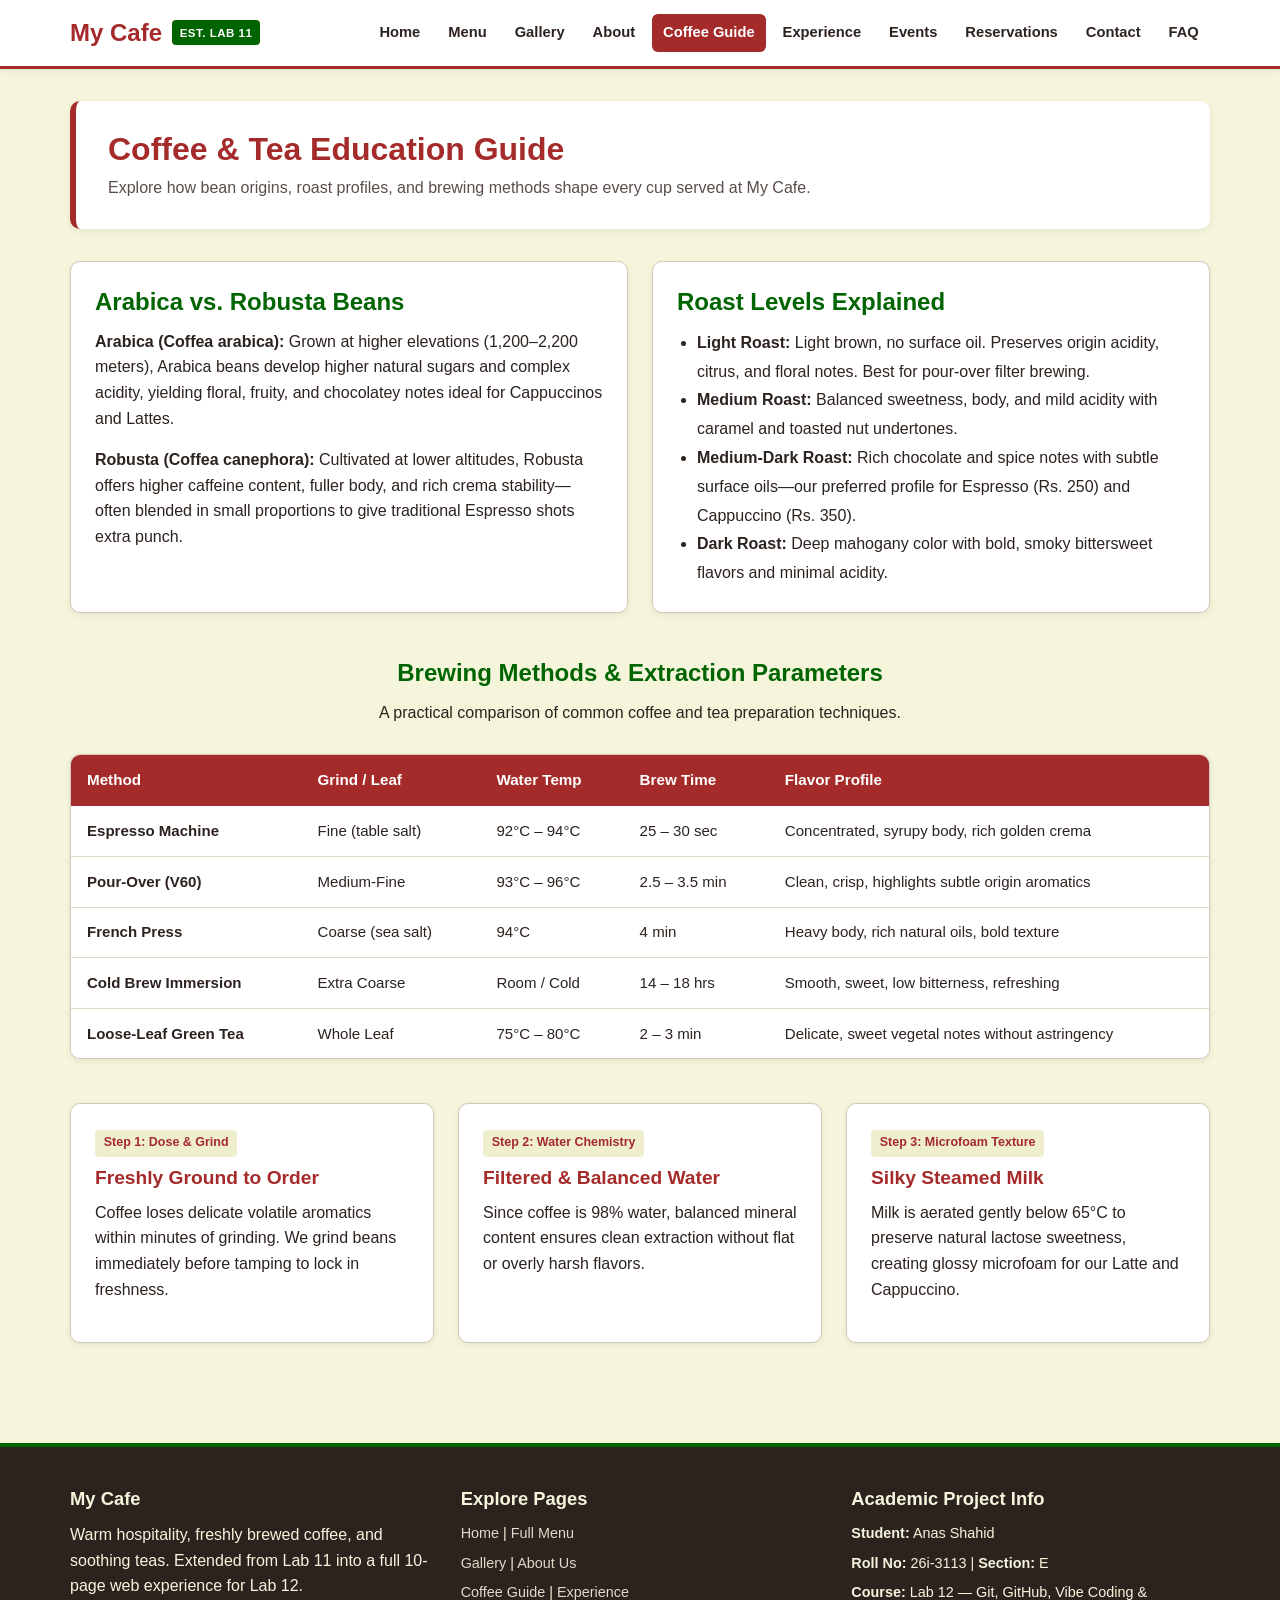
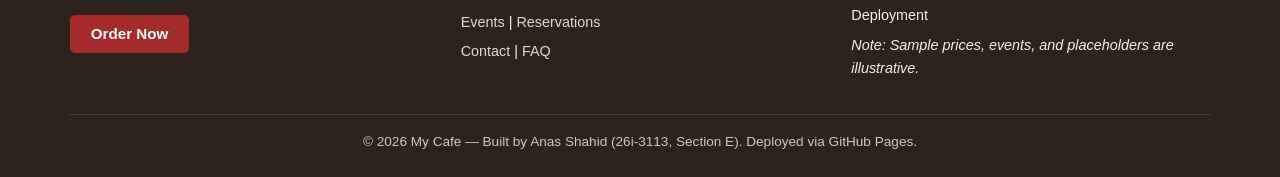
<file: coffee.html>
<!DOCTYPE html>
<html lang="en">
<head>
    <meta charset="UTF-8">
    <meta name="viewport" content="width=device-width, initial-scale=1.0">
    <title>Coffee & Tea Education | My Cafe</title>
    <link rel="stylesheet" href="style.css">
</head>
<body>

<header class="site-header">
    <div class="header-inner">
        <a href="index.html" class="brand-logo">
            My Cafe <span class="badge">Est. Lab 11</span>
        </a>
        <button class="nav-toggle" id="navToggle" aria-expanded="false" aria-controls="mainNav" aria-label="Toggle Navigation">
            Menu &#9776;
        </button>
        <nav class="main-nav" id="mainNav" aria-label="Primary Navigation">
            <ul>
                <li><a href="index.html">Home</a></li>
                <li><a href="menu.html">Menu</a></li>
                <li><a href="gallery.html">Gallery</a></li>
                <li><a href="about.html">About</a></li>
                <li><a href="coffee.html" class="active">Coffee Guide</a></li>
                <li><a href="experience.html">Experience</a></li>
                <li><a href="events.html">Events</a></li>
                <li><a href="reservation.html">Reservations</a></li>
                <li><a href="contact.html">Contact</a></li>
                <li><a href="faq.html">FAQ</a></li>
            </ul>
        </nav>
    </div>
</header>

<main>
    <div class="container">

<div class="page-banner">
    <h1>Coffee &amp; Tea Education Guide</h1>
    <p>Explore how bean origins, roast profiles, and brewing methods shape every cup served at My Cafe.</p>
</div>

<section class="section grid-2">
    <div class="card">
        <h2>Arabica vs. Robusta Beans</h2>
        <p><strong>Arabica (Coffea arabica):</strong> Grown at higher elevations (1,200–2,200 meters), Arabica beans develop higher natural sugars and complex acidity, yielding floral, fruity, and chocolatey notes ideal for Cappuccinos and Lattes.</p>
        <p><strong>Robusta (Coffea canephora):</strong> Cultivated at lower altitudes, Robusta offers higher caffeine content, fuller body, and rich crema stability—often blended in small proportions to give traditional Espresso shots extra punch.</p>
    </div>
    <div class="card">
        <h2>Roast Levels Explained</h2>
        <ul style="padding-left:1.25rem; line-height:1.8;">
            <li><strong>Light Roast:</strong> Light brown, no surface oil. Preserves origin acidity, citrus, and floral notes. Best for pour-over filter brewing.</li>
            <li><strong>Medium Roast:</strong> Balanced sweetness, body, and mild acidity with caramel and toasted nut undertones.</li>
            <li><strong>Medium-Dark Roast:</strong> Rich chocolate and spice notes with subtle surface oils—our preferred profile for Espresso (Rs. 250) and Cappuccino (Rs. 350).</li>
            <li><strong>Dark Roast:</strong> Deep mahogany color with bold, smoky bittersweet flavors and minimal acidity.</li>
        </ul>
    </div>
</section>

<section class="section">
    <div class="section-header">
        <h2>Brewing Methods &amp; Extraction Parameters</h2>
        <p>A practical comparison of common coffee and tea preparation techniques.</p>
    </div>
    <div class="table-wrap">
        <table>
            <thead>
                <tr>
                    <th>Method</th>
                    <th>Grind / Leaf</th>
                    <th>Water Temp</th>
                    <th>Brew Time</th>
                    <th>Flavor Profile</th>
                </tr>
            </thead>
            <tbody>
                <tr>
                    <td><strong>Espresso Machine</strong></td>
                    <td>Fine (table salt)</td>
                    <td>92&deg;C &ndash; 94&deg;C</td>
                    <td>25 &ndash; 30 sec</td>
                    <td>Concentrated, syrupy body, rich golden crema</td>
                </tr>
                <tr>
                    <td><strong>Pour-Over (V60)</strong></td>
                    <td>Medium-Fine</td>
                    <td>93&deg;C &ndash; 96&deg;C</td>
                    <td>2.5 &ndash; 3.5 min</td>
                    <td>Clean, crisp, highlights subtle origin aromatics</td>
                </tr>
                <tr>
                    <td><strong>French Press</strong></td>
                    <td>Coarse (sea salt)</td>
                    <td>94&deg;C</td>
                    <td>4 min</td>
                    <td>Heavy body, rich natural oils, bold texture</td>
                </tr>
                <tr>
                    <td><strong>Cold Brew Immersion</strong></td>
                    <td>Extra Coarse</td>
                    <td>Room / Cold</td>
                    <td>14 &ndash; 18 hrs</td>
                    <td>Smooth, sweet, low bitterness, refreshing</td>
                </tr>
                <tr>
                    <td><strong>Loose-Leaf Green Tea</strong></td>
                    <td>Whole Leaf</td>
                    <td>75&deg;C &ndash; 80&deg;C</td>
                    <td>2 &ndash; 3 min</td>
                    <td>Delicate, sweet vegetal notes without astringency</td>
                </tr>
            </tbody>
        </table>
    </div>
</section>

<section class="section grid-3">
    <div class="card">
        <span class="card-badge">Step 1: Dose &amp; Grind</span>
        <h3>Freshly Ground to Order</h3>
        <p>Coffee loses delicate volatile aromatics within minutes of grinding. We grind beans immediately before tamping to lock in freshness.</p>
    </div>
    <div class="card">
        <span class="card-badge">Step 2: Water Chemistry</span>
        <h3>Filtered &amp; Balanced Water</h3>
        <p>Since coffee is 98% water, balanced mineral content ensures clean extraction without flat or overly harsh flavors.</p>
    </div>
    <div class="card">
        <span class="card-badge">Step 3: Microfoam Texture</span>
        <h3>Silky Steamed Milk</h3>
        <p>Milk is aerated gently below 65&deg;C to preserve natural lactose sweetness, creating glossy microfoam for our Latte and Cappuccino.</p>
    </div>
</section>

    </div>
</main>

<footer class="site-footer">
    <div class="container">
        <div class="footer-grid">
            <div>
                <h3>My Cafe</h3>
                <p>Warm hospitality, freshly brewed coffee, and soothing teas. Extended from Lab 11 into a full 10-page web experience for Lab 12.</p>
                <button onclick="triggerOrderAlert()">Order Now</button>
            </div>
            <div>
                <h3>Explore Pages</h3>
                <ul>
                    <li><a href="index.html">Home</a> | <a href="menu.html">Full Menu</a></li>
                    <li><a href="gallery.html">Gallery</a> | <a href="about.html">About Us</a></li>
                    <li><a href="coffee.html">Coffee Guide</a> | <a href="experience.html">Experience</a></li>
                    <li><a href="events.html">Events</a> | <a href="reservation.html">Reservations</a></li>
                    <li><a href="contact.html">Contact</a> | <a href="faq.html">FAQ</a></li>
                </ul>
            </div>
            <div>
                <h3>Academic Project Info</h3>
                <ul>
                    <li><strong>Student:</strong> Anas Shahid</li>
                    <li><strong>Roll No:</strong> 26i-3113 | <strong>Section:</strong> E</li>
                    <li><strong>Course:</strong> Lab 12 — Git, GitHub, Vibe Coding &amp; Deployment</li>
                    <li><em>Note: Sample prices, events, and placeholders are illustrative.</em></li>
                </ul>
            </div>
        </div>
        <div class="footer-bottom">
            &copy; 2026 My Cafe — Built by Anas Shahid (26i-3113, Section E). Deployed via GitHub Pages.
        </div>
    </div>
</footer>

<script src="script.js"></script>
</body>
</html>
</file>
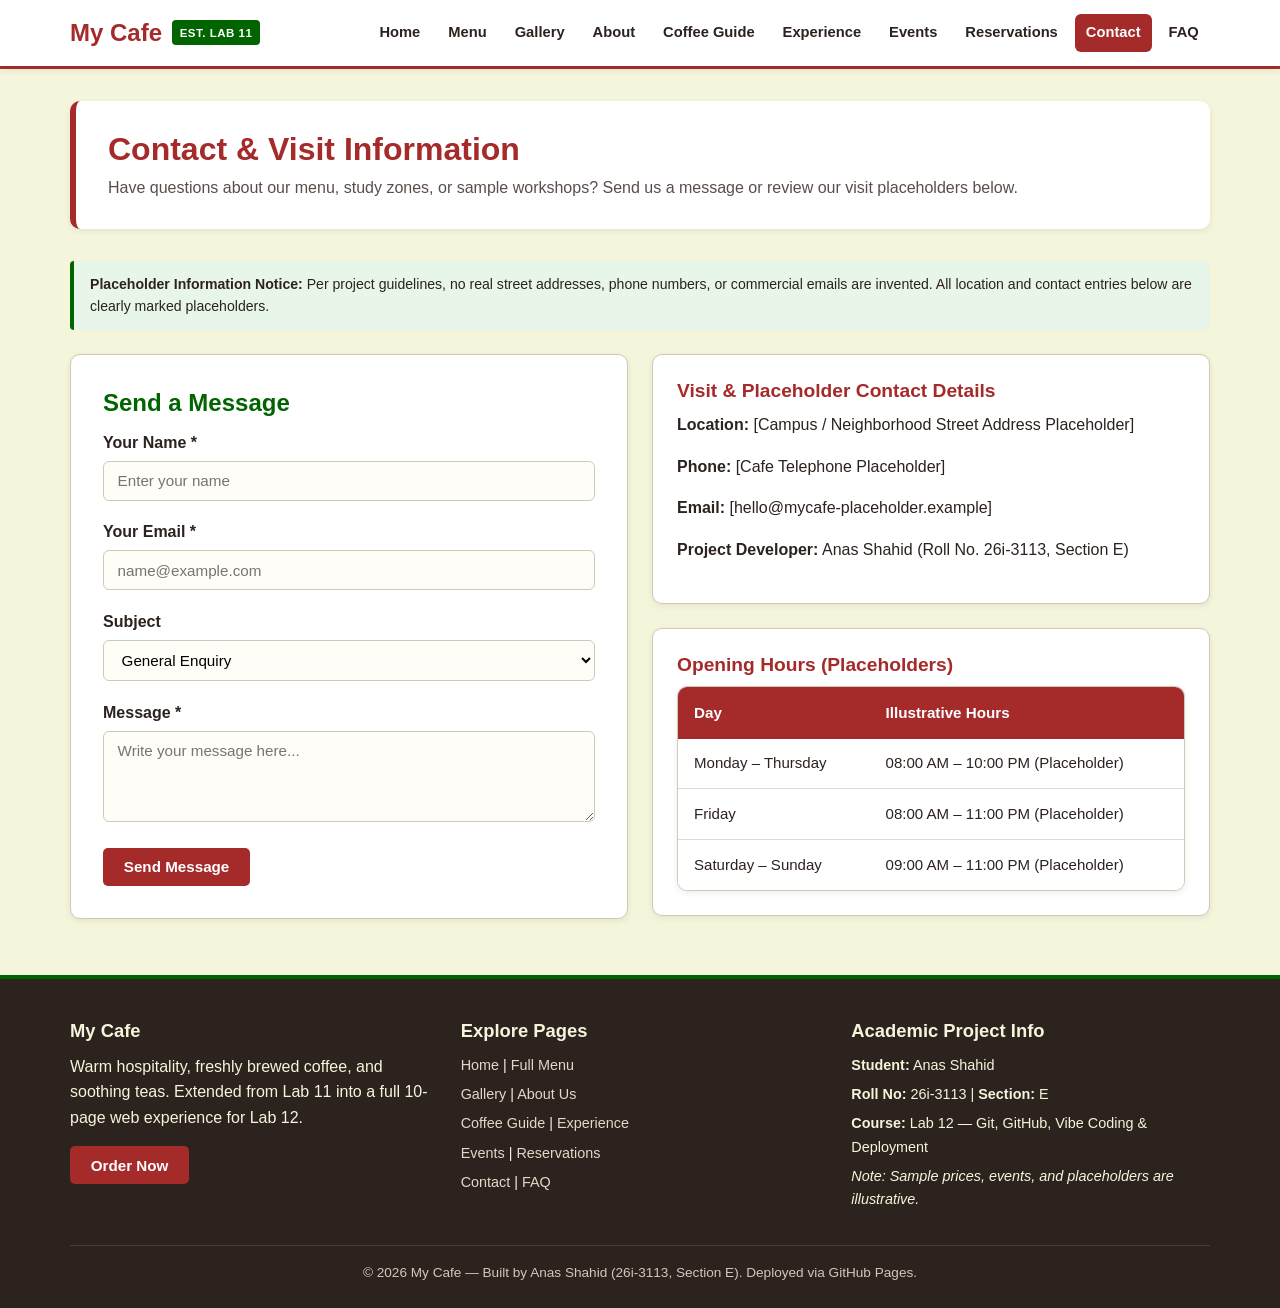
<file: contact.html>
<!DOCTYPE html>
<html lang="en">
<head>
    <meta charset="UTF-8">
    <meta name="viewport" content="width=device-width, initial-scale=1.0">
    <title>Contact & Visit | My Cafe</title>
    <link rel="stylesheet" href="style.css">
</head>
<body>

<header class="site-header">
    <div class="header-inner">
        <a href="index.html" class="brand-logo">
            My Cafe <span class="badge">Est. Lab 11</span>
        </a>
        <button class="nav-toggle" id="navToggle" aria-expanded="false" aria-controls="mainNav" aria-label="Toggle Navigation">
            Menu &#9776;
        </button>
        <nav class="main-nav" id="mainNav" aria-label="Primary Navigation">
            <ul>
                <li><a href="index.html">Home</a></li>
                <li><a href="menu.html">Menu</a></li>
                <li><a href="gallery.html">Gallery</a></li>
                <li><a href="about.html">About</a></li>
                <li><a href="coffee.html">Coffee Guide</a></li>
                <li><a href="experience.html">Experience</a></li>
                <li><a href="events.html">Events</a></li>
                <li><a href="reservation.html">Reservations</a></li>
                <li><a href="contact.html" class="active">Contact</a></li>
                <li><a href="faq.html">FAQ</a></li>
            </ul>
        </nav>
    </div>
</header>

<main>
    <div class="container">

<div class="page-banner">
    <h1>Contact &amp; Visit Information</h1>
    <p>Have questions about our menu, study zones, or sample workshops? Send us a message or review our visit placeholders below.</p>
</div>

<div class="illustrative-note">
    <strong>Placeholder Information Notice:</strong> Per project guidelines, no real street addresses, phone numbers, or commercial emails are invented. All location and contact entries below are clearly marked placeholders.
</div>

<div class="grid-2">
    <div class="form-card">
        <h2>Send a Message</h2>
        <form id="contactForm" novalidate>
            <div class="form-group">
                <label for="contactName">Your Name *</label>
                <input type="text" id="contactName" placeholder="Enter your name" required>
            </div>
            <div class="form-group">
                <label for="contactEmail">Your Email *</label>
                <input type="email" id="contactEmail" placeholder="name@example.com" required>
            </div>
            <div class="form-group">
                <label for="contactSubject">Subject</label>
                <select id="contactSubject">
                    <option value="general">General Enquiry</option>
                    <option value="menu">Menu &amp; Allergen Question</option>
                    <option value="events">Sample Workshop Enquiry</option>
                    <option value="feedback">Website Feedback</option>
                </select>
            </div>
            <div class="form-group">
                <label for="contactMessage">Message *</label>
                <textarea id="contactMessage" rows="4" placeholder="Write your message here..." required></textarea>
            </div>
            <button type="submit" class="btn">Send Message</button>
        </form>
        <div class="form-result" id="contactResult" role="status" aria-live="polite"></div>
    </div>

    <div>
        <div class="card" style="margin-bottom:1.5rem;">
            <h3>Visit &amp; Placeholder Contact Details</h3>
            <p><strong>Location:</strong> [Campus / Neighborhood Street Address Placeholder]</p>
            <p><strong>Phone:</strong> [Cafe Telephone Placeholder]</p>
            <p><strong>Email:</strong> [hello@mycafe-placeholder.example]</p>
            <p><strong>Project Developer:</strong> Anas Shahid (Roll No. 26i-3113, Section E)</p>
        </div>

        <div class="card">
            <h3>Opening Hours (Placeholders)</h3>
            <div class="table-wrap" style="margin:0.5rem 0 0;">
                <table>
                    <thead>
                        <tr>
                            <th>Day</th>
                            <th>Illustrative Hours</th>
                        </tr>
                    </thead>
                    <tbody>
                        <tr>
                            <td>Monday &ndash; Thursday</td>
                            <td>08:00 AM &ndash; 10:00 PM (Placeholder)</td>
                        </tr>
                        <tr>
                            <td>Friday</td>
                            <td>08:00 AM &ndash; 11:00 PM (Placeholder)</td>
                        </tr>
                        <tr>
                            <td>Saturday &ndash; Sunday</td>
                            <td>09:00 AM &ndash; 11:00 PM (Placeholder)</td>
                        </tr>
                    </tbody>
                </table>
            </div>
        </div>
    </div>
</div>

    </div>
</main>

<footer class="site-footer">
    <div class="container">
        <div class="footer-grid">
            <div>
                <h3>My Cafe</h3>
                <p>Warm hospitality, freshly brewed coffee, and soothing teas. Extended from Lab 11 into a full 10-page web experience for Lab 12.</p>
                <button onclick="triggerOrderAlert()">Order Now</button>
            </div>
            <div>
                <h3>Explore Pages</h3>
                <ul>
                    <li><a href="index.html">Home</a> | <a href="menu.html">Full Menu</a></li>
                    <li><a href="gallery.html">Gallery</a> | <a href="about.html">About Us</a></li>
                    <li><a href="coffee.html">Coffee Guide</a> | <a href="experience.html">Experience</a></li>
                    <li><a href="events.html">Events</a> | <a href="reservation.html">Reservations</a></li>
                    <li><a href="contact.html">Contact</a> | <a href="faq.html">FAQ</a></li>
                </ul>
            </div>
            <div>
                <h3>Academic Project Info</h3>
                <ul>
                    <li><strong>Student:</strong> Anas Shahid</li>
                    <li><strong>Roll No:</strong> 26i-3113 | <strong>Section:</strong> E</li>
                    <li><strong>Course:</strong> Lab 12 — Git, GitHub, Vibe Coding &amp; Deployment</li>
                    <li><em>Note: Sample prices, events, and placeholders are illustrative.</em></li>
                </ul>
            </div>
        </div>
        <div class="footer-bottom">
            &copy; 2026 My Cafe — Built by Anas Shahid (26i-3113, Section E). Deployed via GitHub Pages.
        </div>
    </div>
</footer>

<script src="script.js"></script>
</body>
</html>
</file>
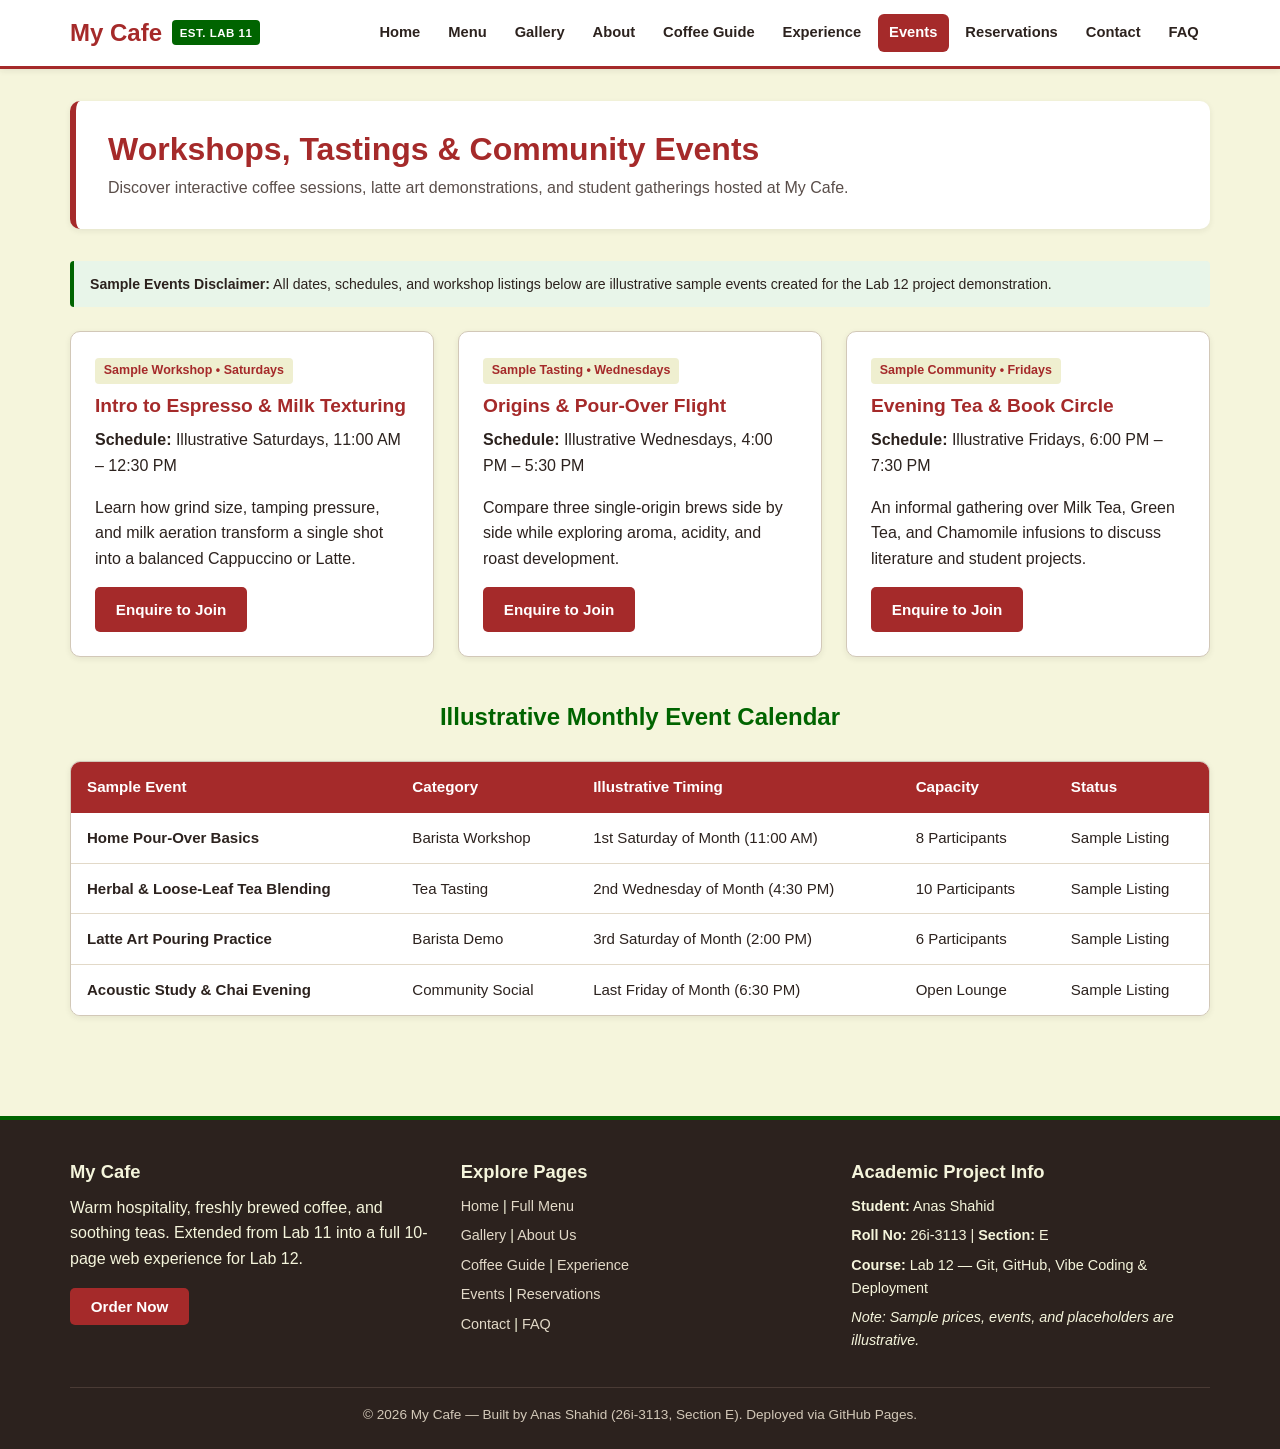
<file: events.html>
<!DOCTYPE html>
<html lang="en">
<head>
    <meta charset="UTF-8">
    <meta name="viewport" content="width=device-width, initial-scale=1.0">
    <title>Events & Workshops | My Cafe</title>
    <link rel="stylesheet" href="style.css">
</head>
<body>

<header class="site-header">
    <div class="header-inner">
        <a href="index.html" class="brand-logo">
            My Cafe <span class="badge">Est. Lab 11</span>
        </a>
        <button class="nav-toggle" id="navToggle" aria-expanded="false" aria-controls="mainNav" aria-label="Toggle Navigation">
            Menu &#9776;
        </button>
        <nav class="main-nav" id="mainNav" aria-label="Primary Navigation">
            <ul>
                <li><a href="index.html">Home</a></li>
                <li><a href="menu.html">Menu</a></li>
                <li><a href="gallery.html">Gallery</a></li>
                <li><a href="about.html">About</a></li>
                <li><a href="coffee.html">Coffee Guide</a></li>
                <li><a href="experience.html">Experience</a></li>
                <li><a href="events.html" class="active">Events</a></li>
                <li><a href="reservation.html">Reservations</a></li>
                <li><a href="contact.html">Contact</a></li>
                <li><a href="faq.html">FAQ</a></li>
            </ul>
        </nav>
    </div>
</header>

<main>
    <div class="container">

<div class="page-banner">
    <h1>Workshops, Tastings &amp; Community Events</h1>
    <p>Discover interactive coffee sessions, latte art demonstrations, and student gatherings hosted at My Cafe.</p>
</div>

<div class="illustrative-note">
    <strong>Sample Events Disclaimer:</strong> All dates, schedules, and workshop listings below are illustrative sample events created for the Lab 12 project demonstration.
</div>

<section class="section grid-3">
    <div class="card">
        <span class="card-badge">Sample Workshop &bull; Saturdays</span>
        <h3>Intro to Espresso &amp; Milk Texturing</h3>
        <p><strong>Schedule:</strong> Illustrative Saturdays, 11:00 AM &ndash; 12:30 PM</p>
        <p>Learn how grind size, tamping pressure, and milk aeration transform a single shot into a balanced Cappuccino or Latte.</p>
        <a href="reservation.html" class="btn">Enquire to Join</a>
    </div>

    <div class="card">
        <span class="card-badge">Sample Tasting &bull; Wednesdays</span>
        <h3>Origins &amp; Pour-Over Flight</h3>
        <p><strong>Schedule:</strong> Illustrative Wednesdays, 4:00 PM &ndash; 5:30 PM</p>
        <p>Compare three single-origin brews side by side while exploring aroma, acidity, and roast development.</p>
        <a href="reservation.html" class="btn">Enquire to Join</a>
    </div>

    <div class="card">
        <span class="card-badge">Sample Community &bull; Fridays</span>
        <h3>Evening Tea &amp; Book Circle</h3>
        <p><strong>Schedule:</strong> Illustrative Fridays, 6:00 PM &ndash; 7:30 PM</p>
        <p>An informal gathering over Milk Tea, Green Tea, and Chamomile infusions to discuss literature and student projects.</p>
        <a href="reservation.html" class="btn">Enquire to Join</a>
    </div>
</section>

<section class="section">
    <div class="section-header">
        <h2>Illustrative Monthly Event Calendar</h2>
    </div>
    <div class="table-wrap">
        <table>
            <thead>
                <tr>
                    <th>Sample Event</th>
                    <th>Category</th>
                    <th>Illustrative Timing</th>
                    <th>Capacity</th>
                    <th>Status</th>
                </tr>
            </thead>
            <tbody>
                <tr>
                    <td><strong>Home Pour-Over Basics</strong></td>
                    <td>Barista Workshop</td>
                    <td>1st Saturday of Month (11:00 AM)</td>
                    <td>8 Participants</td>
                    <td>Sample Listing</td>
                </tr>
                <tr>
                    <td><strong>Herbal &amp; Loose-Leaf Tea Blending</strong></td>
                    <td>Tea Tasting</td>
                    <td>2nd Wednesday of Month (4:30 PM)</td>
                    <td>10 Participants</td>
                    <td>Sample Listing</td>
                </tr>
                <tr>
                    <td><strong>Latte Art Pouring Practice</strong></td>
                    <td>Barista Demo</td>
                    <td>3rd Saturday of Month (2:00 PM)</td>
                    <td>6 Participants</td>
                    <td>Sample Listing</td>
                </tr>
                <tr>
                    <td><strong>Acoustic Study &amp; Chai Evening</strong></td>
                    <td>Community Social</td>
                    <td>Last Friday of Month (6:30 PM)</td>
                    <td>Open Lounge</td>
                    <td>Sample Listing</td>
                </tr>
            </tbody>
        </table>
    </div>
</section>

    </div>
</main>

<footer class="site-footer">
    <div class="container">
        <div class="footer-grid">
            <div>
                <h3>My Cafe</h3>
                <p>Warm hospitality, freshly brewed coffee, and soothing teas. Extended from Lab 11 into a full 10-page web experience for Lab 12.</p>
                <button onclick="triggerOrderAlert()">Order Now</button>
            </div>
            <div>
                <h3>Explore Pages</h3>
                <ul>
                    <li><a href="index.html">Home</a> | <a href="menu.html">Full Menu</a></li>
                    <li><a href="gallery.html">Gallery</a> | <a href="about.html">About Us</a></li>
                    <li><a href="coffee.html">Coffee Guide</a> | <a href="experience.html">Experience</a></li>
                    <li><a href="events.html">Events</a> | <a href="reservation.html">Reservations</a></li>
                    <li><a href="contact.html">Contact</a> | <a href="faq.html">FAQ</a></li>
                </ul>
            </div>
            <div>
                <h3>Academic Project Info</h3>
                <ul>
                    <li><strong>Student:</strong> Anas Shahid</li>
                    <li><strong>Roll No:</strong> 26i-3113 | <strong>Section:</strong> E</li>
                    <li><strong>Course:</strong> Lab 12 — Git, GitHub, Vibe Coding &amp; Deployment</li>
                    <li><em>Note: Sample prices, events, and placeholders are illustrative.</em></li>
                </ul>
            </div>
        </div>
        <div class="footer-bottom">
            &copy; 2026 My Cafe — Built by Anas Shahid (26i-3113, Section E). Deployed via GitHub Pages.
        </div>
    </div>
</footer>

<script src="script.js"></script>
</body>
</html>
</file>
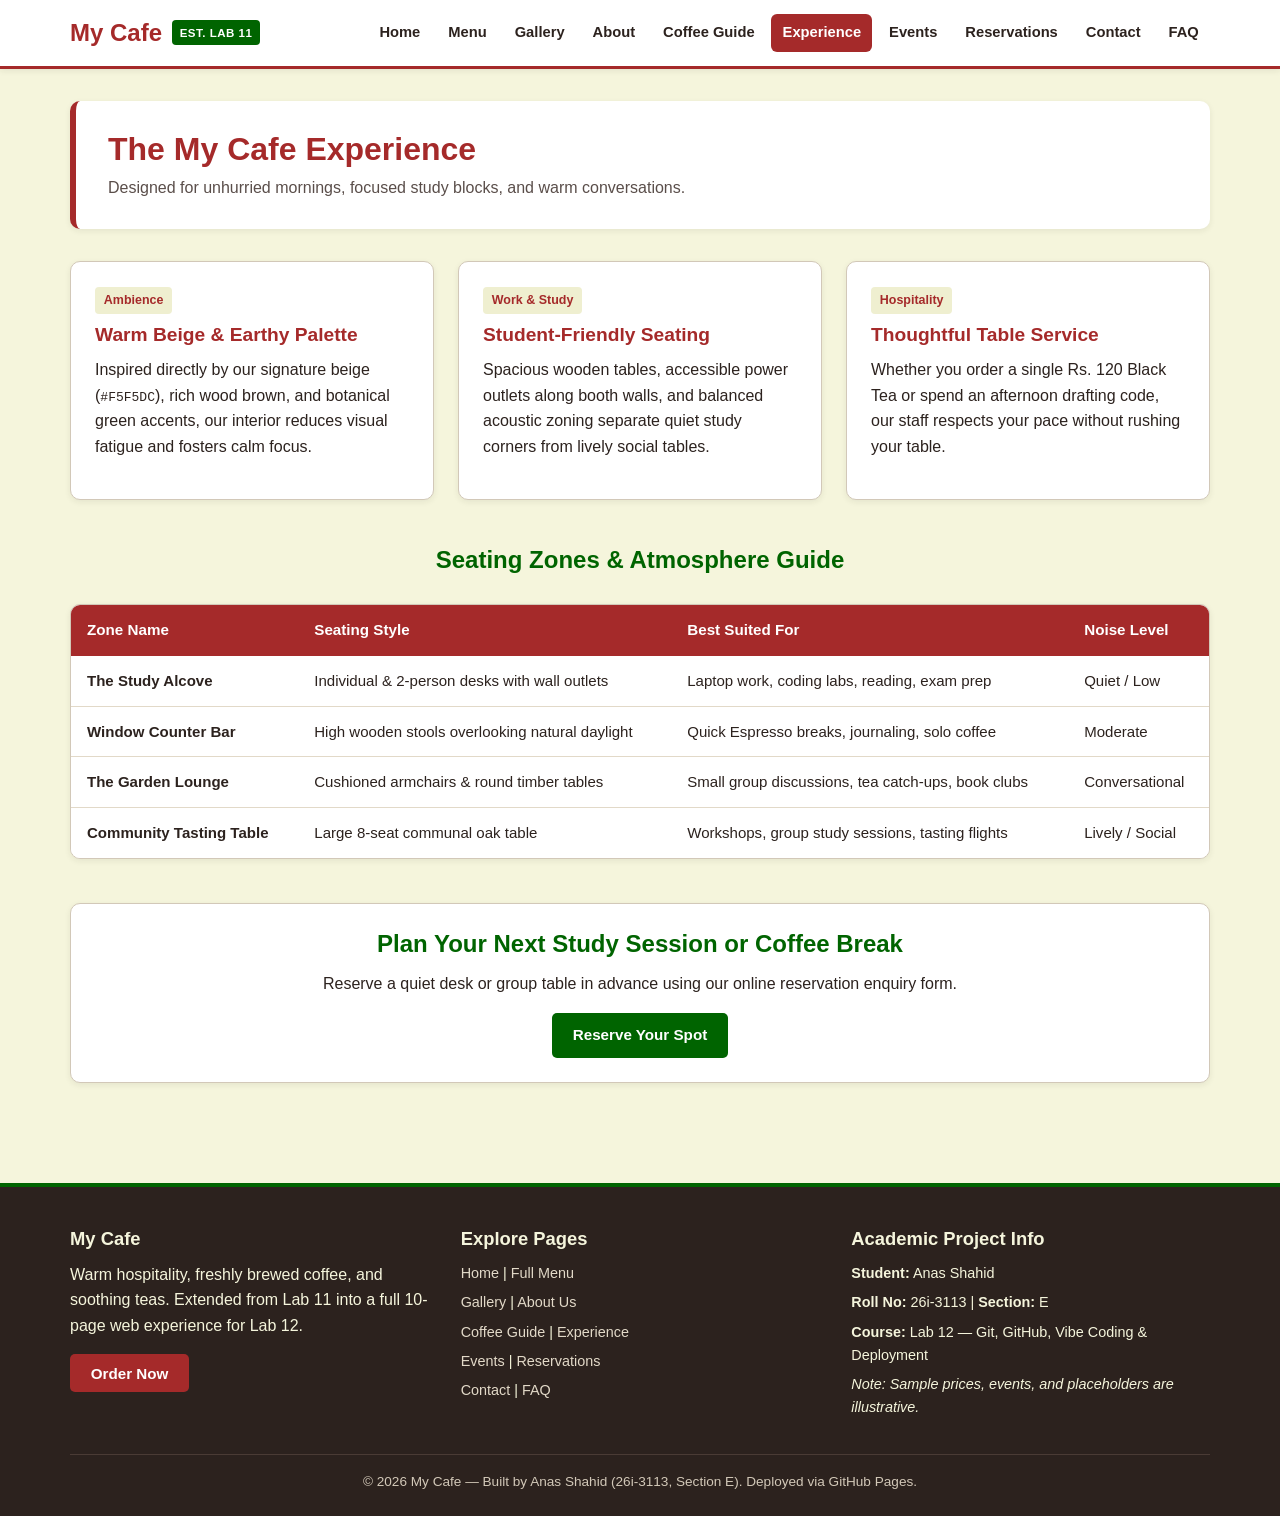
<file: experience.html>
<!DOCTYPE html>
<html lang="en">
<head>
    <meta charset="UTF-8">
    <meta name="viewport" content="width=device-width, initial-scale=1.0">
    <title>Cafe Experience | My Cafe</title>
    <link rel="stylesheet" href="style.css">
</head>
<body>

<header class="site-header">
    <div class="header-inner">
        <a href="index.html" class="brand-logo">
            My Cafe <span class="badge">Est. Lab 11</span>
        </a>
        <button class="nav-toggle" id="navToggle" aria-expanded="false" aria-controls="mainNav" aria-label="Toggle Navigation">
            Menu &#9776;
        </button>
        <nav class="main-nav" id="mainNav" aria-label="Primary Navigation">
            <ul>
                <li><a href="index.html">Home</a></li>
                <li><a href="menu.html">Menu</a></li>
                <li><a href="gallery.html">Gallery</a></li>
                <li><a href="about.html">About</a></li>
                <li><a href="coffee.html">Coffee Guide</a></li>
                <li><a href="experience.html" class="active">Experience</a></li>
                <li><a href="events.html">Events</a></li>
                <li><a href="reservation.html">Reservations</a></li>
                <li><a href="contact.html">Contact</a></li>
                <li><a href="faq.html">FAQ</a></li>
            </ul>
        </nav>
    </div>
</header>

<main>
    <div class="container">

<div class="page-banner">
    <h1>The My Cafe Experience</h1>
    <p>Designed for unhurried mornings, focused study blocks, and warm conversations.</p>
</div>

<section class="section grid-3">
    <div class="card">
        <span class="card-badge">Ambience</span>
        <h3>Warm Beige &amp; Earthy Palette</h3>
        <p>Inspired directly by our signature beige (<code>#F5F5DC</code>), rich wood brown, and botanical green accents, our interior reduces visual fatigue and fosters calm focus.</p>
    </div>
    <div class="card">
        <span class="card-badge">Work &amp; Study</span>
        <h3>Student-Friendly Seating</h3>
        <p>Spacious wooden tables, accessible power outlets along booth walls, and balanced acoustic zoning separate quiet study corners from lively social tables.</p>
    </div>
    <div class="card">
        <span class="card-badge">Hospitality</span>
        <h3>Thoughtful Table Service</h3>
        <p>Whether you order a single Rs. 120 Black Tea or spend an afternoon drafting code, our staff respects your pace without rushing your table.</p>
    </div>
</section>

<section class="section">
    <div class="section-header">
        <h2>Seating Zones &amp; Atmosphere Guide</h2>
    </div>
    <div class="table-wrap">
        <table>
            <thead>
                <tr>
                    <th>Zone Name</th>
                    <th>Seating Style</th>
                    <th>Best Suited For</th>
                    <th>Noise Level</th>
                </tr>
            </thead>
            <tbody>
                <tr>
                    <td><strong>The Study Alcove</strong></td>
                    <td>Individual &amp; 2-person desks with wall outlets</td>
                    <td>Laptop work, coding labs, reading, exam prep</td>
                    <td>Quiet / Low</td>
                </tr>
                <tr>
                    <td><strong>Window Counter Bar</strong></td>
                    <td>High wooden stools overlooking natural daylight</td>
                    <td>Quick Espresso breaks, journaling, solo coffee</td>
                    <td>Moderate</td>
                </tr>
                <tr>
                    <td><strong>The Garden Lounge</strong></td>
                    <td>Cushioned armchairs &amp; round timber tables</td>
                    <td>Small group discussions, tea catch-ups, book clubs</td>
                    <td>Conversational</td>
                </tr>
                <tr>
                    <td><strong>Community Tasting Table</strong></td>
                    <td>Large 8-seat communal oak table</td>
                    <td>Workshops, group study sessions, tasting flights</td>
                    <td>Lively / Social</td>
                </tr>
            </tbody>
        </table>
    </div>
</section>

<section class="section card" style="text-align:center;">
    <h2>Plan Your Next Study Session or Coffee Break</h2>
    <p>Reserve a quiet desk or group table in advance using our online reservation enquiry form.</p>
    <a href="reservation.html" class="btn btn-green">Reserve Your Spot</a>
</section>

    </div>
</main>

<footer class="site-footer">
    <div class="container">
        <div class="footer-grid">
            <div>
                <h3>My Cafe</h3>
                <p>Warm hospitality, freshly brewed coffee, and soothing teas. Extended from Lab 11 into a full 10-page web experience for Lab 12.</p>
                <button onclick="triggerOrderAlert()">Order Now</button>
            </div>
            <div>
                <h3>Explore Pages</h3>
                <ul>
                    <li><a href="index.html">Home</a> | <a href="menu.html">Full Menu</a></li>
                    <li><a href="gallery.html">Gallery</a> | <a href="about.html">About Us</a></li>
                    <li><a href="coffee.html">Coffee Guide</a> | <a href="experience.html">Experience</a></li>
                    <li><a href="events.html">Events</a> | <a href="reservation.html">Reservations</a></li>
                    <li><a href="contact.html">Contact</a> | <a href="faq.html">FAQ</a></li>
                </ul>
            </div>
            <div>
                <h3>Academic Project Info</h3>
                <ul>
                    <li><strong>Student:</strong> Anas Shahid</li>
                    <li><strong>Roll No:</strong> 26i-3113 | <strong>Section:</strong> E</li>
                    <li><strong>Course:</strong> Lab 12 — Git, GitHub, Vibe Coding &amp; Deployment</li>
                    <li><em>Note: Sample prices, events, and placeholders are illustrative.</em></li>
                </ul>
            </div>
        </div>
        <div class="footer-bottom">
            &copy; 2026 My Cafe — Built by Anas Shahid (26i-3113, Section E). Deployed via GitHub Pages.
        </div>
    </div>
</footer>

<script src="script.js"></script>
</body>
</html>
</file>
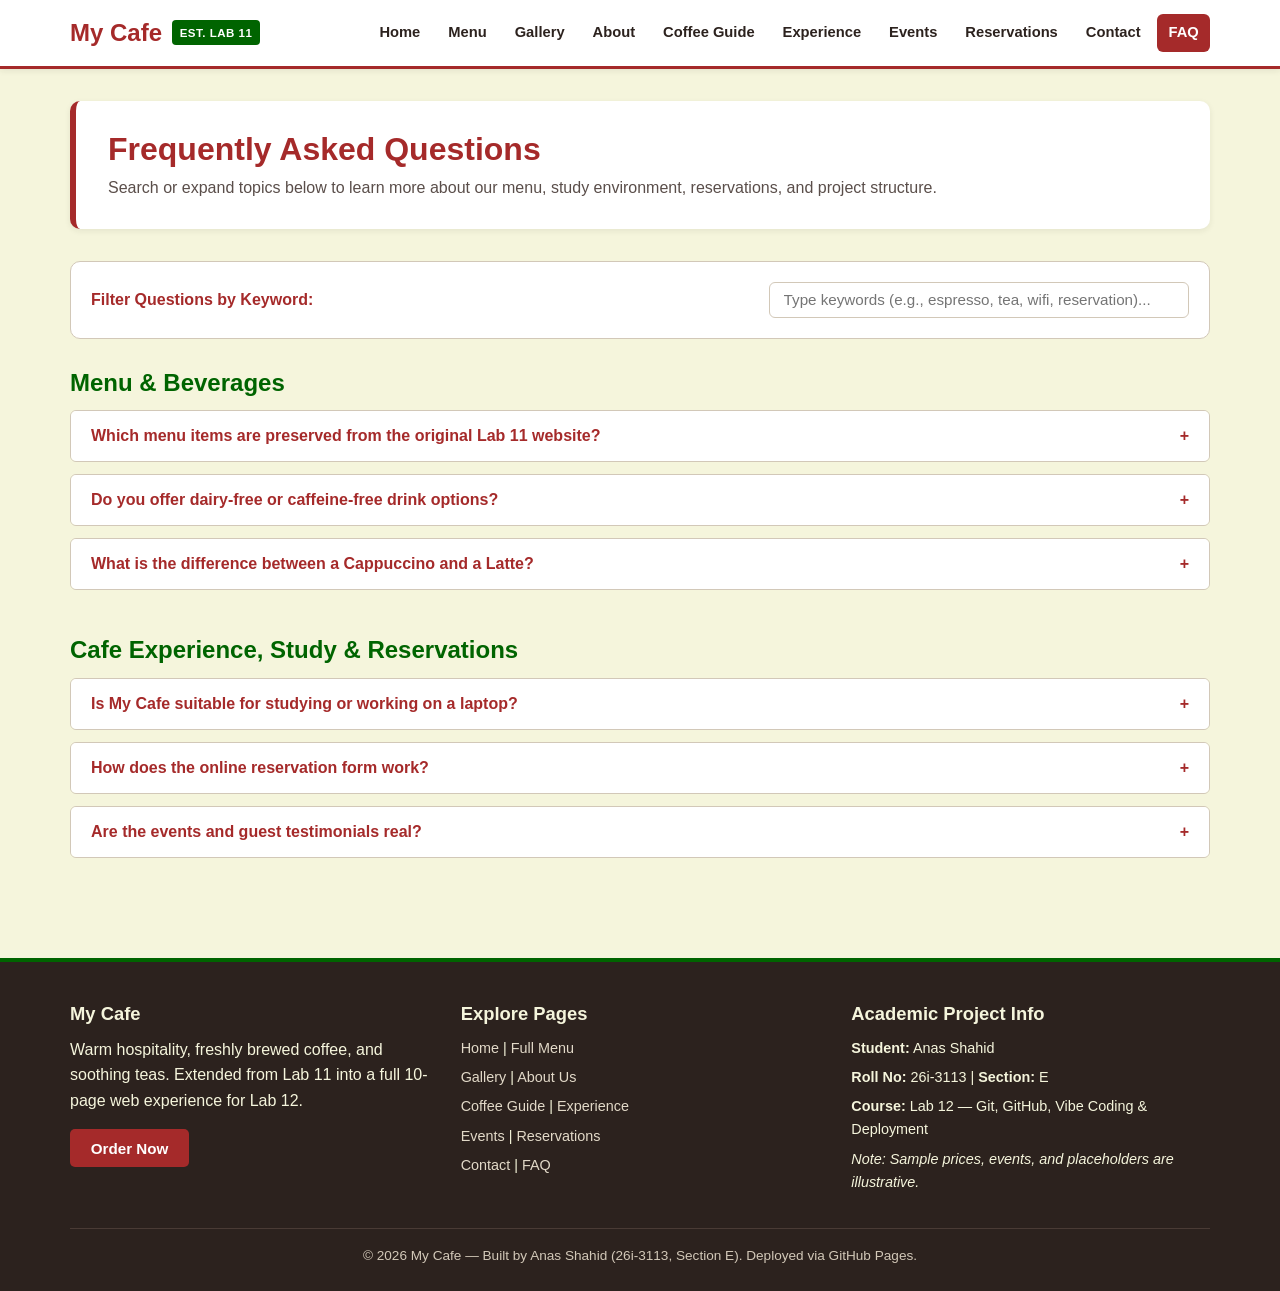
<file: faq.html>
<!DOCTYPE html>
<html lang="en">
<head>
    <meta charset="UTF-8">
    <meta name="viewport" content="width=device-width, initial-scale=1.0">
    <title>Frequently Asked Questions | My Cafe</title>
    <link rel="stylesheet" href="style.css">
</head>
<body>

<header class="site-header">
    <div class="header-inner">
        <a href="index.html" class="brand-logo">
            My Cafe <span class="badge">Est. Lab 11</span>
        </a>
        <button class="nav-toggle" id="navToggle" aria-expanded="false" aria-controls="mainNav" aria-label="Toggle Navigation">
            Menu &#9776;
        </button>
        <nav class="main-nav" id="mainNav" aria-label="Primary Navigation">
            <ul>
                <li><a href="index.html">Home</a></li>
                <li><a href="menu.html">Menu</a></li>
                <li><a href="gallery.html">Gallery</a></li>
                <li><a href="about.html">About</a></li>
                <li><a href="coffee.html">Coffee Guide</a></li>
                <li><a href="experience.html">Experience</a></li>
                <li><a href="events.html">Events</a></li>
                <li><a href="reservation.html">Reservations</a></li>
                <li><a href="contact.html">Contact</a></li>
                <li><a href="faq.html" class="active">FAQ</a></li>
            </ul>
        </nav>
    </div>
</header>

<main>
    <div class="container">

<div class="page-banner">
    <h1>Frequently Asked Questions</h1>
    <p>Search or expand topics below to learn more about our menu, study environment, reservations, and project structure.</p>
</div>

<div class="menu-controls">
    <div style="font-weight:bold; color:#A52A2A;">Filter Questions by Keyword:</div>
    <div class="search-box" style="max-width:420px;">
        <label for="faqSearch" style="display:none;">Search FAQs</label>
        <input type="search" id="faqSearch" placeholder="Type keywords (e.g., espresso, tea, wifi, reservation)...">
    </div>
</div>

<section class="section">
    <h2>Menu &amp; Beverages</h2>

    <div class="accordion-item">
        <button type="button" class="accordion-header" aria-expanded="false">
            <span>Which menu items are preserved from the original Lab 11 website?</span>
            <span class="acc-icon">+</span>
        </button>
        <div class="accordion-body">
            <p>All six original Lab 11 items and their exact prices are preserved: <strong>Espresso (Rs. 250)</strong>, <strong>Cappuccino (Rs. 350)</strong>, <strong>Latte (Rs. 300)</strong>, <strong>Milk Tea (Rs. 150)</strong>, <strong>Green Tea (Rs. 180)</strong>, and <strong>Black Tea (Rs. 120)</strong>.</p>
        </div>
    </div>

    <div class="accordion-item">
        <button type="button" class="accordion-header" aria-expanded="false">
            <span>Do you offer dairy-free or caffeine-free drink options?</span>
            <span class="acc-icon">+</span>
        </button>
        <div class="accordion-body">
            <p>Yes! On our illustrative menu, we include caffeine-free <strong>Chamomile Herbal Infusion (Rs. 210)</strong> and <strong>Mint Lemon Cooler (Rs. 220)</strong>, as well as clear Black Tea (Rs. 120) and Green Tea (Rs. 180) served without milk.</p>
        </div>
    </div>

    <div class="accordion-item">
        <button type="button" class="accordion-header" aria-expanded="false">
            <span>What is the difference between a Cappuccino and a Latte?</span>
            <span class="acc-icon">+</span>
        </button>
        <div class="accordion-body">
            <p>Our <strong>Cappuccino (Rs. 350)</strong> features equal parts espresso, steamed milk, and a thicker, airy layer of microfoam. Our <strong>Latte (Rs. 300)</strong> uses more steamed milk with a lighter layer of foam for a creamier, milder coffee taste.</p>
        </div>
    </div>
</section>

<section class="section">
    <h2>Cafe Experience, Study &amp; Reservations</h2>

    <div class="accordion-item">
        <button type="button" class="accordion-header" aria-expanded="false">
            <span>Is My Cafe suitable for studying or working on a laptop?</span>
            <span class="acc-icon">+</span>
        </button>
        <div class="accordion-body">
            <p>Absolutely. Our Study Alcove provides individual and two-person tables with convenient power access and a calm, low-noise environment designed for students and remote readers.</p>
        </div>
    </div>

    <div class="accordion-item">
        <button type="button" class="accordion-header" aria-expanded="false">
            <span>How does the online reservation form work?</span>
            <span class="acc-icon">+</span>
        </button>
        <div class="accordion-body">
            <p>Visit the <a href="reservation.html">Reservations page</a> and enter your name, email, phone number, preferred date, time, and guest count. Built-in JavaScript validates your inputs and provides an immediate on-screen demonstration confirmation.</p>
        </div>
    </div>

    <div class="accordion-item">
        <button type="button" class="accordion-header" aria-expanded="false">
            <span>Are the events and guest testimonials real?</span>
            <span class="acc-icon">+</span>
        </button>
        <div class="accordion-body">
            <p>No. In accordance with academic honesty guidelines, all testimonials, workshop dates, and contact placeholders are explicitly labeled as illustrative sample content created for Lab 12.</p>
        </div>
    </div>
</section>

    </div>
</main>

<footer class="site-footer">
    <div class="container">
        <div class="footer-grid">
            <div>
                <h3>My Cafe</h3>
                <p>Warm hospitality, freshly brewed coffee, and soothing teas. Extended from Lab 11 into a full 10-page web experience for Lab 12.</p>
                <button onclick="triggerOrderAlert()">Order Now</button>
            </div>
            <div>
                <h3>Explore Pages</h3>
                <ul>
                    <li><a href="index.html">Home</a> | <a href="menu.html">Full Menu</a></li>
                    <li><a href="gallery.html">Gallery</a> | <a href="about.html">About Us</a></li>
                    <li><a href="coffee.html">Coffee Guide</a> | <a href="experience.html">Experience</a></li>
                    <li><a href="events.html">Events</a> | <a href="reservation.html">Reservations</a></li>
                    <li><a href="contact.html">Contact</a> | <a href="faq.html">FAQ</a></li>
                </ul>
            </div>
            <div>
                <h3>Academic Project Info</h3>
                <ul>
                    <li><strong>Student:</strong> Anas Shahid</li>
                    <li><strong>Roll No:</strong> 26i-3113 | <strong>Section:</strong> E</li>
                    <li><strong>Course:</strong> Lab 12 — Git, GitHub, Vibe Coding &amp; Deployment</li>
                    <li><em>Note: Sample prices, events, and placeholders are illustrative.</em></li>
                </ul>
            </div>
        </div>
        <div class="footer-bottom">
            &copy; 2026 My Cafe — Built by Anas Shahid (26i-3113, Section E). Deployed via GitHub Pages.
        </div>
    </div>
</footer>

<script src="script.js"></script>
</body>
</html>
</file>
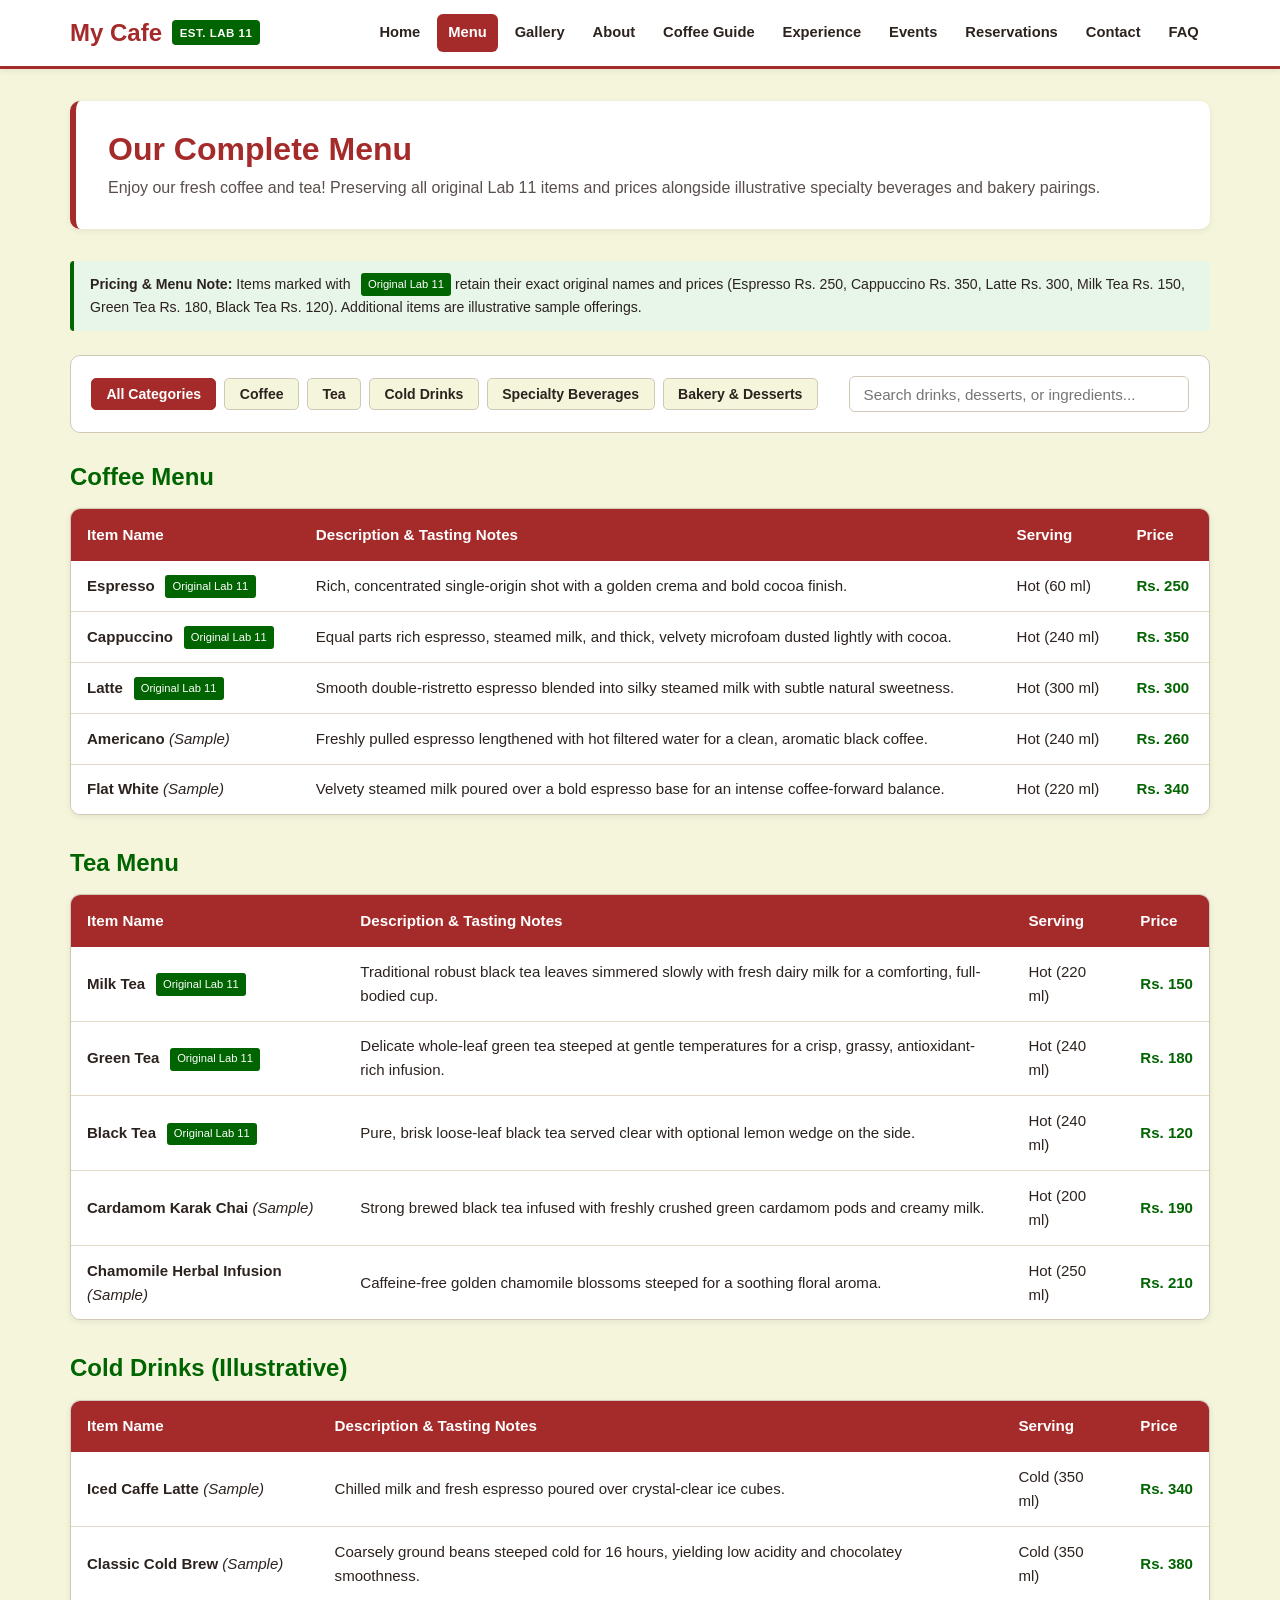
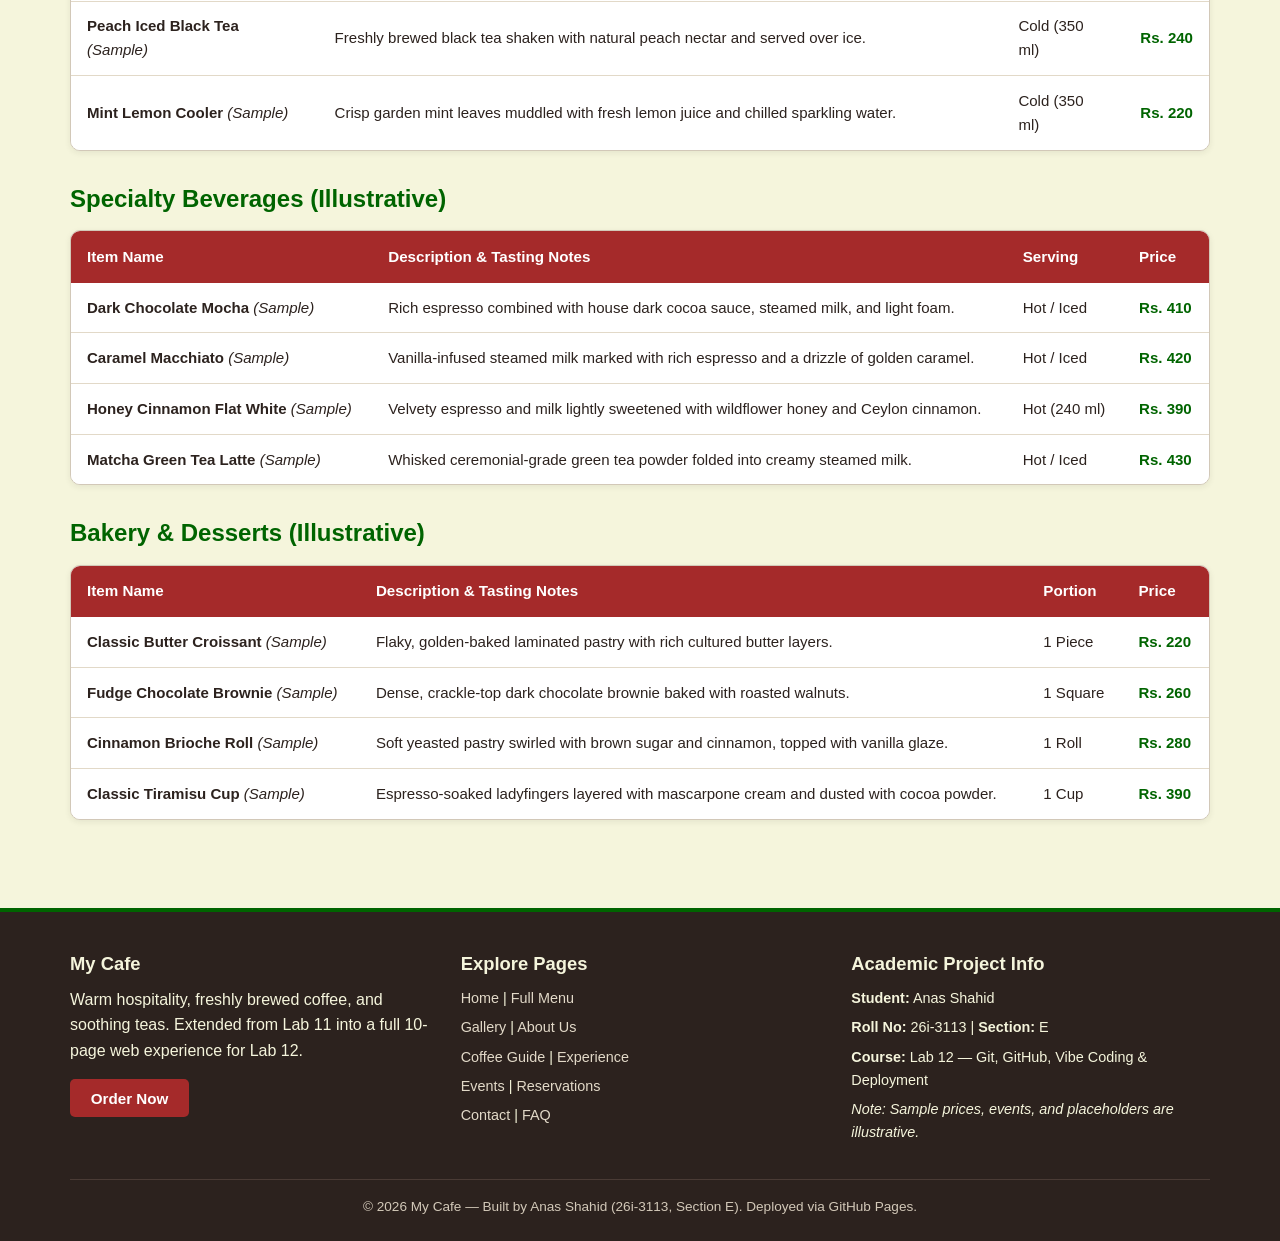
<file: menu.html>
<!DOCTYPE html>
<html lang="en">
<head>
    <meta charset="UTF-8">
    <meta name="viewport" content="width=device-width, initial-scale=1.0">
    <title>Complete Menu | My Cafe</title>
    <link rel="stylesheet" href="style.css">
</head>
<body>

<header class="site-header">
    <div class="header-inner">
        <a href="index.html" class="brand-logo">
            My Cafe <span class="badge">Est. Lab 11</span>
        </a>
        <button class="nav-toggle" id="navToggle" aria-expanded="false" aria-controls="mainNav" aria-label="Toggle Navigation">
            Menu &#9776;
        </button>
        <nav class="main-nav" id="mainNav" aria-label="Primary Navigation">
            <ul>
                <li><a href="index.html">Home</a></li>
                <li><a href="menu.html" class="active">Menu</a></li>
                <li><a href="gallery.html">Gallery</a></li>
                <li><a href="about.html">About</a></li>
                <li><a href="coffee.html">Coffee Guide</a></li>
                <li><a href="experience.html">Experience</a></li>
                <li><a href="events.html">Events</a></li>
                <li><a href="reservation.html">Reservations</a></li>
                <li><a href="contact.html">Contact</a></li>
                <li><a href="faq.html">FAQ</a></li>
            </ul>
        </nav>
    </div>
</header>

<main>
    <div class="container">

<div class="page-banner">
    <h1>Our Complete Menu</h1>
    <p>Enjoy our fresh coffee and tea! Preserving all original Lab 11 items and prices alongside illustrative specialty beverages and bakery pairings.</p>
</div>

<div class="illustrative-note">
    <strong>Pricing &amp; Menu Note:</strong> Items marked with <span class="orig-tag">Original Lab 11</span> retain their exact original names and prices (Espresso Rs. 250, Cappuccino Rs. 350, Latte Rs. 300, Milk Tea Rs. 150, Green Tea Rs. 180, Black Tea Rs. 120). Additional items are illustrative sample offerings.
</div>

<div class="menu-controls" aria-label="Menu Filters and Search">
    <div class="filter-buttons">
        <button type="button" class="filter-btn active" data-category="all">All Categories</button>
        <button type="button" class="filter-btn" data-category="coffee">Coffee</button>
        <button type="button" class="filter-btn" data-category="tea">Tea</button>
        <button type="button" class="filter-btn" data-category="cold">Cold Drinks</button>
        <button type="button" class="filter-btn" data-category="specialty">Specialty Beverages</button>
        <button type="button" class="filter-btn" data-category="bakery">Bakery &amp; Desserts</button>
    </div>
    <div class="search-box">
        <label for="menuSearch" style="display:none;">Search Menu</label>
        <input type="search" id="menuSearch" placeholder="Search drinks, desserts, or ingredients...">
    </div>
</div>

<section class="menu-category-section" data-category="coffee">
    <h2>Coffee Menu</h2>
    <div class="table-wrap">
        <table>
            <thead>
                <tr>
                    <th>Item Name</th>
                    <th>Description &amp; Tasting Notes</th>
                    <th>Serving</th>
                    <th>Price</th>
                </tr>
            </thead>
            <tbody>
                <tr>
                    <td><strong>Espresso</strong> <span class="orig-tag">Original Lab 11</span></td>
                    <td>Rich, concentrated single-origin shot with a golden crema and bold cocoa finish.</td>
                    <td>Hot (60 ml)</td>
                    <td class="price-col">Rs. 250</td>
                </tr>
                <tr>
                    <td><strong>Cappuccino</strong> <span class="orig-tag">Original Lab 11</span></td>
                    <td>Equal parts rich espresso, steamed milk, and thick, velvety microfoam dusted lightly with cocoa.</td>
                    <td>Hot (240 ml)</td>
                    <td class="price-col">Rs. 350</td>
                </tr>
                <tr>
                    <td><strong>Latte</strong> <span class="orig-tag">Original Lab 11</span></td>
                    <td>Smooth double-ristretto espresso blended into silky steamed milk with subtle natural sweetness.</td>
                    <td>Hot (300 ml)</td>
                    <td class="price-col">Rs. 300</td>
                </tr>
                <tr>
                    <td><strong>Americano</strong> <em>(Sample)</em></td>
                    <td>Freshly pulled espresso lengthened with hot filtered water for a clean, aromatic black coffee.</td>
                    <td>Hot (240 ml)</td>
                    <td class="price-col">Rs. 260</td>
                </tr>
                <tr>
                    <td><strong>Flat White</strong> <em>(Sample)</em></td>
                    <td>Velvety steamed milk poured over a bold espresso base for an intense coffee-forward balance.</td>
                    <td>Hot (220 ml)</td>
                    <td class="price-col">Rs. 340</td>
                </tr>
            </tbody>
        </table>
    </div>
</section>

<section class="menu-category-section" data-category="tea">
    <h2>Tea Menu</h2>
    <div class="table-wrap">
        <table>
            <thead>
                <tr>
                    <th>Item Name</th>
                    <th>Description &amp; Tasting Notes</th>
                    <th>Serving</th>
                    <th>Price</th>
                </tr>
            </thead>
            <tbody>
                <tr>
                    <td><strong>Milk Tea</strong> <span class="orig-tag">Original Lab 11</span></td>
                    <td>Traditional robust black tea leaves simmered slowly with fresh dairy milk for a comforting, full-bodied cup.</td>
                    <td>Hot (220 ml)</td>
                    <td class="price-col">Rs. 150</td>
                </tr>
                <tr>
                    <td><strong>Green Tea</strong> <span class="orig-tag">Original Lab 11</span></td>
                    <td>Delicate whole-leaf green tea steeped at gentle temperatures for a crisp, grassy, antioxidant-rich infusion.</td>
                    <td>Hot (240 ml)</td>
                    <td class="price-col">Rs. 180</td>
                </tr>
                <tr>
                    <td><strong>Black Tea</strong> <span class="orig-tag">Original Lab 11</span></td>
                    <td>Pure, brisk loose-leaf black tea served clear with optional lemon wedge on the side.</td>
                    <td>Hot (240 ml)</td>
                    <td class="price-col">Rs. 120</td>
                </tr>
                <tr>
                    <td><strong>Cardamom Karak Chai</strong> <em>(Sample)</em></td>
                    <td>Strong brewed black tea infused with freshly crushed green cardamom pods and creamy milk.</td>
                    <td>Hot (200 ml)</td>
                    <td class="price-col">Rs. 190</td>
                </tr>
                <tr>
                    <td><strong>Chamomile Herbal Infusion</strong> <em>(Sample)</em></td>
                    <td>Caffeine-free golden chamomile blossoms steeped for a soothing floral aroma.</td>
                    <td>Hot (250 ml)</td>
                    <td class="price-col">Rs. 210</td>
                </tr>
            </tbody>
        </table>
    </div>
</section>

<section class="menu-category-section" data-category="cold">
    <h2>Cold Drinks (Illustrative)</h2>
    <div class="table-wrap">
        <table>
            <thead>
                <tr>
                    <th>Item Name</th>
                    <th>Description &amp; Tasting Notes</th>
                    <th>Serving</th>
                    <th>Price</th>
                </tr>
            </thead>
            <tbody>
                <tr>
                    <td><strong>Iced Caffe Latte</strong> <em>(Sample)</em></td>
                    <td>Chilled milk and fresh espresso poured over crystal-clear ice cubes.</td>
                    <td>Cold (350 ml)</td>
                    <td class="price-col">Rs. 340</td>
                </tr>
                <tr>
                    <td><strong>Classic Cold Brew</strong> <em>(Sample)</em></td>
                    <td>Coarsely ground beans steeped cold for 16 hours, yielding low acidity and chocolatey smoothness.</td>
                    <td>Cold (350 ml)</td>
                    <td class="price-col">Rs. 380</td>
                </tr>
                <tr>
                    <td><strong>Peach Iced Black Tea</strong> <em>(Sample)</em></td>
                    <td>Freshly brewed black tea shaken with natural peach nectar and served over ice.</td>
                    <td>Cold (350 ml)</td>
                    <td class="price-col">Rs. 240</td>
                </tr>
                <tr>
                    <td><strong>Mint Lemon Cooler</strong> <em>(Sample)</em></td>
                    <td>Crisp garden mint leaves muddled with fresh lemon juice and chilled sparkling water.</td>
                    <td>Cold (350 ml)</td>
                    <td class="price-col">Rs. 220</td>
                </tr>
            </tbody>
        </table>
    </div>
</section>

<section class="menu-category-section" data-category="specialty">
    <h2>Specialty Beverages (Illustrative)</h2>
    <div class="table-wrap">
        <table>
            <thead>
                <tr>
                    <th>Item Name</th>
                    <th>Description &amp; Tasting Notes</th>
                    <th>Serving</th>
                    <th>Price</th>
                </tr>
            </thead>
            <tbody>
                <tr>
                    <td><strong>Dark Chocolate Mocha</strong> <em>(Sample)</em></td>
                    <td>Rich espresso combined with house dark cocoa sauce, steamed milk, and light foam.</td>
                    <td>Hot / Iced</td>
                    <td class="price-col">Rs. 410</td>
                </tr>
                <tr>
                    <td><strong>Caramel Macchiato</strong> <em>(Sample)</em></td>
                    <td>Vanilla-infused steamed milk marked with rich espresso and a drizzle of golden caramel.</td>
                    <td>Hot / Iced</td>
                    <td class="price-col">Rs. 420</td>
                </tr>
                <tr>
                    <td><strong>Honey Cinnamon Flat White</strong> <em>(Sample)</em></td>
                    <td>Velvety espresso and milk lightly sweetened with wildflower honey and Ceylon cinnamon.</td>
                    <td>Hot (240 ml)</td>
                    <td class="price-col">Rs. 390</td>
                </tr>
                <tr>
                    <td><strong>Matcha Green Tea Latte</strong> <em>(Sample)</em></td>
                    <td>Whisked ceremonial-grade green tea powder folded into creamy steamed milk.</td>
                    <td>Hot / Iced</td>
                    <td class="price-col">Rs. 430</td>
                </tr>
            </tbody>
        </table>
    </div>
</section>

<section class="menu-category-section" data-category="bakery">
    <h2>Bakery &amp; Desserts (Illustrative)</h2>
    <div class="table-wrap">
        <table>
            <thead>
                <tr>
                    <th>Item Name</th>
                    <th>Description &amp; Tasting Notes</th>
                    <th>Portion</th>
                    <th>Price</th>
                </tr>
            </thead>
            <tbody>
                <tr>
                    <td><strong>Classic Butter Croissant</strong> <em>(Sample)</em></td>
                    <td>Flaky, golden-baked laminated pastry with rich cultured butter layers.</td>
                    <td>1 Piece</td>
                    <td class="price-col">Rs. 220</td>
                </tr>
                <tr>
                    <td><strong>Fudge Chocolate Brownie</strong> <em>(Sample)</em></td>
                    <td>Dense, crackle-top dark chocolate brownie baked with roasted walnuts.</td>
                    <td>1 Square</td>
                    <td class="price-col">Rs. 260</td>
                </tr>
                <tr>
                    <td><strong>Cinnamon Brioche Roll</strong> <em>(Sample)</em></td>
                    <td>Soft yeasted pastry swirled with brown sugar and cinnamon, topped with vanilla glaze.</td>
                    <td>1 Roll</td>
                    <td class="price-col">Rs. 280</td>
                </tr>
                <tr>
                    <td><strong>Classic Tiramisu Cup</strong> <em>(Sample)</em></td>
                    <td>Espresso-soaked ladyfingers layered with mascarpone cream and dusted with cocoa powder.</td>
                    <td>1 Cup</td>
                    <td class="price-col">Rs. 390</td>
                </tr>
            </tbody>
        </table>
    </div>
</section>

    </div>
</main>

<footer class="site-footer">
    <div class="container">
        <div class="footer-grid">
            <div>
                <h3>My Cafe</h3>
                <p>Warm hospitality, freshly brewed coffee, and soothing teas. Extended from Lab 11 into a full 10-page web experience for Lab 12.</p>
                <button onclick="triggerOrderAlert()">Order Now</button>
            </div>
            <div>
                <h3>Explore Pages</h3>
                <ul>
                    <li><a href="index.html">Home</a> | <a href="menu.html">Full Menu</a></li>
                    <li><a href="gallery.html">Gallery</a> | <a href="about.html">About Us</a></li>
                    <li><a href="coffee.html">Coffee Guide</a> | <a href="experience.html">Experience</a></li>
                    <li><a href="events.html">Events</a> | <a href="reservation.html">Reservations</a></li>
                    <li><a href="contact.html">Contact</a> | <a href="faq.html">FAQ</a></li>
                </ul>
            </div>
            <div>
                <h3>Academic Project Info</h3>
                <ul>
                    <li><strong>Student:</strong> Anas Shahid</li>
                    <li><strong>Roll No:</strong> 26i-3113 | <strong>Section:</strong> E</li>
                    <li><strong>Course:</strong> Lab 12 — Git, GitHub, Vibe Coding &amp; Deployment</li>
                    <li><em>Note: Sample prices, events, and placeholders are illustrative.</em></li>
                </ul>
            </div>
        </div>
        <div class="footer-bottom">
            &copy; 2026 My Cafe — Built by Anas Shahid (26i-3113, Section E). Deployed via GitHub Pages.
        </div>
    </div>
</footer>

<script src="script.js"></script>
</body>
</html>
</file>
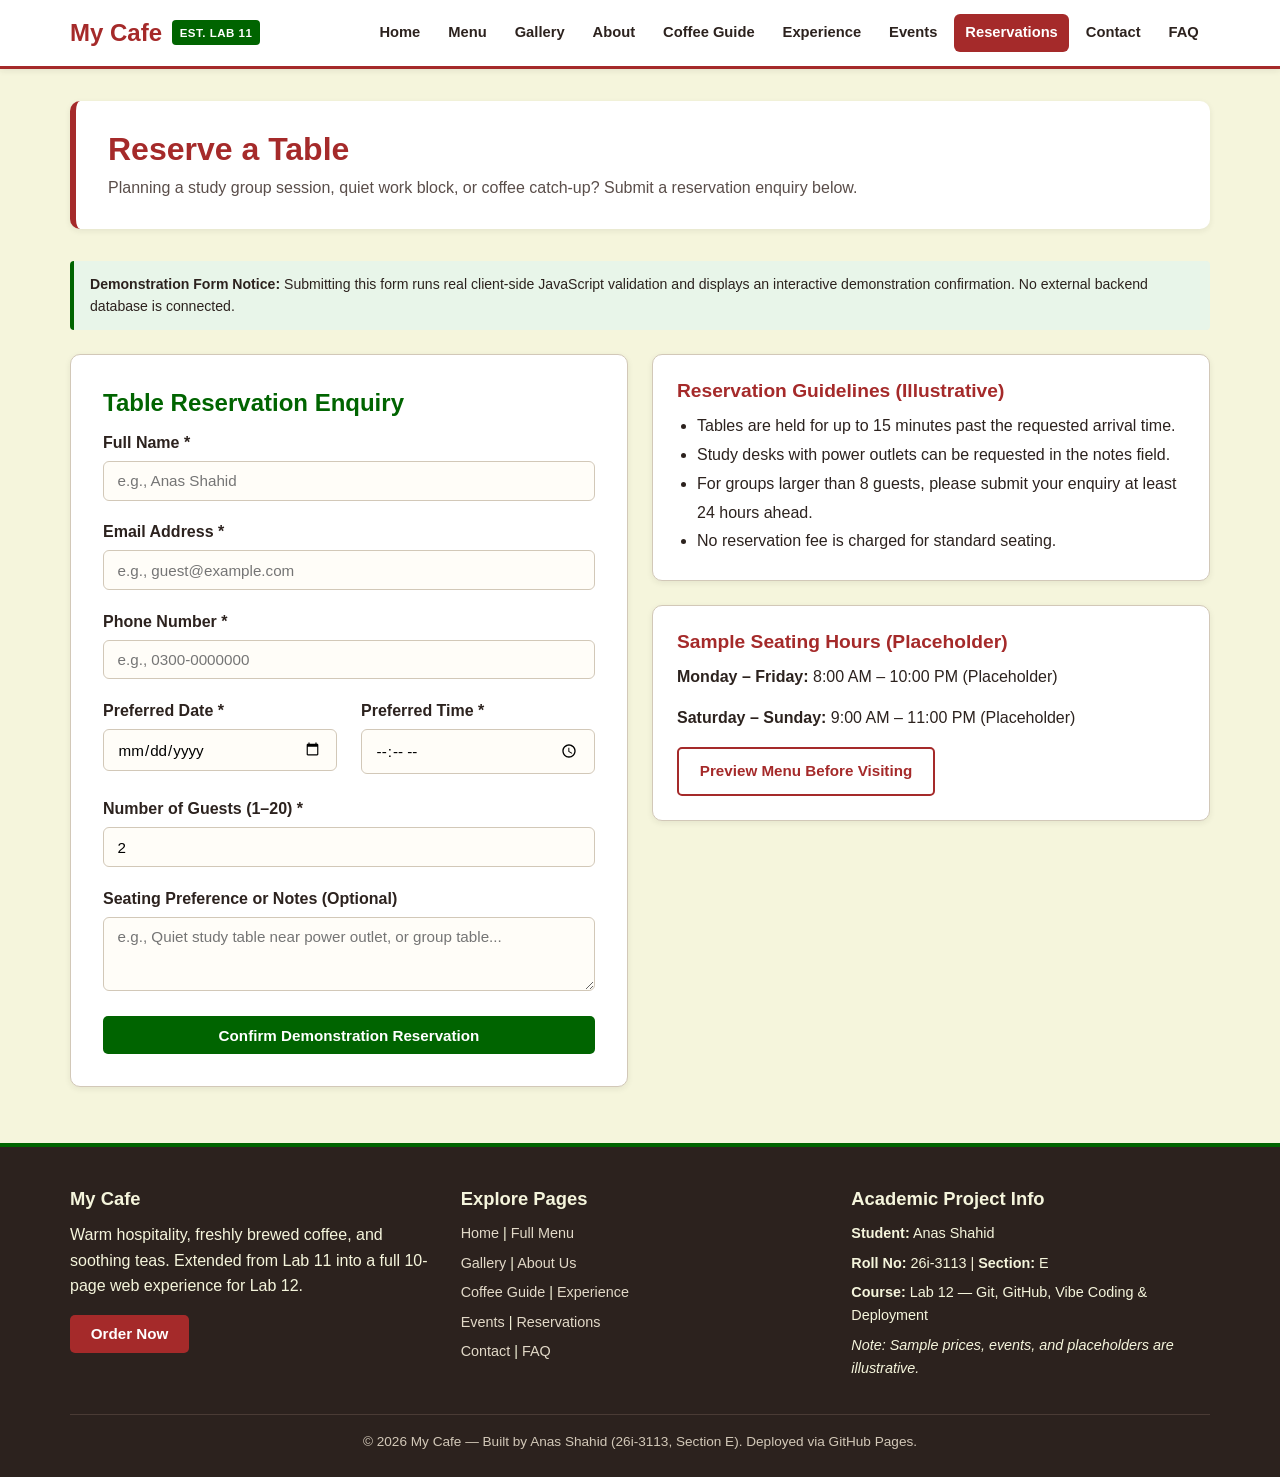
<file: reservation.html>
<!DOCTYPE html>
<html lang="en">
<head>
    <meta charset="UTF-8">
    <meta name="viewport" content="width=device-width, initial-scale=1.0">
    <title>Table Reservations | My Cafe</title>
    <link rel="stylesheet" href="style.css">
</head>
<body>

<header class="site-header">
    <div class="header-inner">
        <a href="index.html" class="brand-logo">
            My Cafe <span class="badge">Est. Lab 11</span>
        </a>
        <button class="nav-toggle" id="navToggle" aria-expanded="false" aria-controls="mainNav" aria-label="Toggle Navigation">
            Menu &#9776;
        </button>
        <nav class="main-nav" id="mainNav" aria-label="Primary Navigation">
            <ul>
                <li><a href="index.html">Home</a></li>
                <li><a href="menu.html">Menu</a></li>
                <li><a href="gallery.html">Gallery</a></li>
                <li><a href="about.html">About</a></li>
                <li><a href="coffee.html">Coffee Guide</a></li>
                <li><a href="experience.html">Experience</a></li>
                <li><a href="events.html">Events</a></li>
                <li><a href="reservation.html" class="active">Reservations</a></li>
                <li><a href="contact.html">Contact</a></li>
                <li><a href="faq.html">FAQ</a></li>
            </ul>
        </nav>
    </div>
</header>

<main>
    <div class="container">

<div class="page-banner">
    <h1>Reserve a Table</h1>
    <p>Planning a study group session, quiet work block, or coffee catch-up? Submit a reservation enquiry below.</p>
</div>

<div class="illustrative-note">
    <strong>Demonstration Form Notice:</strong> Submitting this form runs real client-side JavaScript validation and displays an interactive demonstration confirmation. No external backend database is connected.
</div>

<div class="grid-2">
    <div class="form-card">
        <h2>Table Reservation Enquiry</h2>
        <form id="reservationForm" novalidate>
            <div class="form-group">
                <label for="resName">Full Name *</label>
                <input type="text" id="resName" name="resName" placeholder="e.g., Anas Shahid" required>
                <span class="error-msg" id="errName"></span>
            </div>

            <div class="form-group">
                <label for="resEmail">Email Address *</label>
                <input type="email" id="resEmail" name="resEmail" placeholder="e.g., guest@example.com" required>
                <span class="error-msg" id="errEmail"></span>
            </div>

            <div class="form-group">
                <label for="resPhone">Phone Number *</label>
                <input type="tel" id="resPhone" name="resPhone" placeholder="e.g., 0300-0000000" required>
                <span class="error-msg" id="errPhone"></span>
            </div>

            <div class="grid-2">
                <div class="form-group">
                    <label for="resDate">Preferred Date *</label>
                    <input type="date" id="resDate" name="resDate" required>
                    <span class="error-msg" id="errDate"></span>
                </div>

                <div class="form-group">
                    <label for="resTime">Preferred Time *</label>
                    <input type="time" id="resTime" name="resTime" required>
                    <span class="error-msg" id="errTime"></span>
                </div>
            </div>

            <div class="form-group">
                <label for="resGuests">Number of Guests (1&ndash;20) *</label>
                <input type="number" id="resGuests" name="resGuests" min="1" max="20" value="2" required>
                <span class="error-msg" id="errGuests"></span>
            </div>

            <div class="form-group">
                <label for="resMessage">Seating Preference or Notes (Optional)</label>
                <textarea id="resMessage" name="resMessage" rows="3" placeholder="e.g., Quiet study table near power outlet, or group table..."></textarea>
            </div>

            <button type="submit" class="btn btn-green" style="width:100%;">Confirm Demonstration Reservation</button>
        </form>

        <div class="form-result" id="reservationResult" role="status" aria-live="polite"></div>
    </div>

    <div>
        <div class="card" style="margin-bottom:1.5rem;">
            <h3>Reservation Guidelines (Illustrative)</h3>
            <ul style="padding-left:1.25rem; line-height:1.8;">
                <li>Tables are held for up to 15 minutes past the requested arrival time.</li>
                <li>Study desks with power outlets can be requested in the notes field.</li>
                <li>For groups larger than 8 guests, please submit your enquiry at least 24 hours ahead.</li>
                <li>No reservation fee is charged for standard seating.</li>
            </ul>
        </div>
        <div class="card">
            <h3>Sample Seating Hours (Placeholder)</h3>
            <p><strong>Monday &ndash; Friday:</strong> 8:00 AM &ndash; 10:00 PM (Placeholder)</p>
            <p><strong>Saturday &ndash; Sunday:</strong> 9:00 AM &ndash; 11:00 PM (Placeholder)</p>
            <a href="menu.html" class="btn btn-outline">Preview Menu Before Visiting</a>
        </div>
    </div>
</div>

    </div>
</main>

<footer class="site-footer">
    <div class="container">
        <div class="footer-grid">
            <div>
                <h3>My Cafe</h3>
                <p>Warm hospitality, freshly brewed coffee, and soothing teas. Extended from Lab 11 into a full 10-page web experience for Lab 12.</p>
                <button onclick="triggerOrderAlert()">Order Now</button>
            </div>
            <div>
                <h3>Explore Pages</h3>
                <ul>
                    <li><a href="index.html">Home</a> | <a href="menu.html">Full Menu</a></li>
                    <li><a href="gallery.html">Gallery</a> | <a href="about.html">About Us</a></li>
                    <li><a href="coffee.html">Coffee Guide</a> | <a href="experience.html">Experience</a></li>
                    <li><a href="events.html">Events</a> | <a href="reservation.html">Reservations</a></li>
                    <li><a href="contact.html">Contact</a> | <a href="faq.html">FAQ</a></li>
                </ul>
            </div>
            <div>
                <h3>Academic Project Info</h3>
                <ul>
                    <li><strong>Student:</strong> Anas Shahid</li>
                    <li><strong>Roll No:</strong> 26i-3113 | <strong>Section:</strong> E</li>
                    <li><strong>Course:</strong> Lab 12 — Git, GitHub, Vibe Coding &amp; Deployment</li>
                    <li><em>Note: Sample prices, events, and placeholders are illustrative.</em></li>
                </ul>
            </div>
        </div>
        <div class="footer-bottom">
            &copy; 2026 My Cafe — Built by Anas Shahid (26i-3113, Section E). Deployed via GitHub Pages.
        </div>
    </div>
</footer>

<script src="script.js"></script>
</body>
</html>
</file>
<file: style.css>
/* =========================================================
   My Cafe - Lab 12 Shared Stylesheet
   Author: Anas Shahid (26i-3113, Section E)
   Preserves Lab 11 Palette: Beige (#F5F5DC), Brown (#A52A2A), Dark Green (#006400), Arial
   ========================================================= */

:root {
    --bg-beige: #F5F5DC;
    --bg-card: #FFFFFF;
    --bg-warm-tint: #EFEFD0;
    --primary-brown: #A52A2A;
    --primary-brown-dark: #7D1E1E;
    --accent-green: #006400;
    --accent-green-light: #E8F5E9;
    --text-dark: #2C221E;
    --text-muted: #5A4E4A;
    --border-color: #D2C8B8;
    --shadow-sm: 0 2px 6px rgba(44, 34, 30, 0.08);
    --shadow-md: 0 6px 16px rgba(44, 34, 30, 0.12);
    --radius-sm: 6px;
    --radius-md: 10px;
    --transition: all 0.25s ease;
}

@media (prefers-reduced-motion: reduce) {
    *, *::before, *::after {
        animation-duration: 0.01ms !important;
        animation-iteration-count: 1 !important;
        transition-duration: 0.01ms !important;
        scroll-behavior: auto !important;
    }
}

* {
    box-sizing: border-box;
    margin: 0;
    padding: 0;
}

body {
    background-color: var(--bg-beige);
    color: var(--text-dark);
    font-family: Arial, Helvetica, sans-serif;
    line-height: 1.6;
    display: flex;
    flex-direction: column;
    min-height: 100vh;
}

/* Typography */
h1, h3, h4 {
    color: var(--primary-brown);
    line-height: 1.25;
}

h2 {
    color: var(--accent-green);
    line-height: 1.3;
    margin-bottom: 0.75rem;
}

p {
    margin-bottom: 1rem;
}

a {
    color: var(--primary-brown);
    text-decoration: none;
    transition: var(--transition);
}

a:hover {
    color: var(--accent-green);
}

img {
    max-width: 100%;
    height: auto;
    border-radius: 8px;
    display: block;
}

/* Layout Containers */
.container {
    width: 100%;
    max-width: 1180px;
    margin: 0 auto;
    padding: 0 1.25rem;
}

main {
    flex: 1;
    padding: 2rem 0 3.5rem;
}

/* Header & Navigation */
.site-header {
    background-color: var(--bg-card);
    border-bottom: 3px solid var(--primary-brown);
    box-shadow: var(--shadow-sm);
    position: sticky;
    top: 0;
    z-index: 1000;
}

.header-inner {
    display: flex;
    align-items: center;
    justify-content: space-between;
    padding: 0.85rem 1.25rem;
    max-width: 1180px;
    margin: 0 auto;
}

.brand-logo {
    display: flex;
    align-items: center;
    gap: 0.6rem;
    font-size: 1.5rem;
    font-weight: bold;
    color: var(--primary-brown);
}

.brand-logo span.badge {
    background-color: var(--accent-green);
    color: #FFFFFF;
    font-size: 0.72rem;
    padding: 0.2rem 0.5rem;
    border-radius: 4px;
    text-transform: uppercase;
    letter-spacing: 0.5px;
}

.nav-toggle {
    display: none;
    background: var(--primary-brown);
    color: #FFFFFF;
    border: none;
    padding: 0.5rem 0.8rem;
    border-radius: var(--radius-sm);
    font-size: 1.1rem;
    cursor: pointer;
}

.main-nav ul {
    list-style: none;
    display: flex;
    flex-wrap: wrap;
    gap: 0.35rem;
}

.main-nav a {
    display: block;
    padding: 0.45rem 0.7rem;
    font-size: 0.92rem;
    font-weight: bold;
    color: var(--text-dark);
    border-radius: var(--radius-sm);
}

.main-nav a:hover,
.main-nav a.active {
    background-color: var(--primary-brown);
    color: #FFFFFF;
}

/* Hero Banner */
.hero {
    background: linear-gradient(135deg, #FFFFFF 0%, var(--bg-warm-tint) 100%);
    border: 1px solid var(--border-color);
    border-radius: var(--radius-md);
    padding: 2.5rem 2rem;
    margin-bottom: 2.5rem;
    display: grid;
    grid-template-columns: 1.2fr 0.8fr;
    gap: 2rem;
    align-items: center;
    box-shadow: var(--shadow-sm);
}

.hero-tag {
    display: inline-block;
    background-color: var(--accent-green-light);
    color: var(--accent-green);
    font-weight: bold;
    font-size: 0.82rem;
    padding: 0.3rem 0.75rem;
    border-radius: 20px;
    margin-bottom: 0.85rem;
    border: 1px solid var(--accent-green);
}

.hero h1 {
    font-size: 2.3rem;
    margin-bottom: 1rem;
}

.hero-actions {
    display: flex;
    flex-wrap: wrap;
    gap: 0.85rem;
    margin-top: 1.25rem;
}

.hero-image-wrap {
    text-align: center;
}

.hero-image-wrap img {
    margin: 0 auto;
    max-height: 310px;
    object-fit: cover;
    border: 3px solid var(--primary-brown);
    box-shadow: var(--shadow-md);
}

/* Page Banner (Subpages) */
.page-banner {
    background-color: var(--bg-card);
    border-left: 6px solid var(--primary-brown);
    border-radius: var(--radius-md);
    padding: 1.75rem 2rem;
    margin-bottom: 2rem;
    box-shadow: var(--shadow-sm);
}

.page-banner h1 {
    font-size: 2rem;
    margin-bottom: 0.4rem;
}

.page-banner p {
    color: var(--text-muted);
    margin-bottom: 0;
}

/* Buttons */
.btn, button {
    display: inline-block;
    background-color: var(--primary-brown);
    color: #FFFFFF;
    padding: 0.65rem 1.3rem;
    border: none;
    border-radius: 5px;
    font-family: Arial, sans-serif;
    font-size: 0.95rem;
    font-weight: bold;
    cursor: pointer;
    text-align: center;
    transition: var(--transition);
}

.btn:hover, button:hover {
    background-color: var(--primary-brown-dark);
    color: #FFFFFF;
}

.btn-green {
    background-color: var(--accent-green);
}

.btn-green:hover {
    background-color: #004B00;
}

.btn-outline {
    background-color: transparent;
    color: var(--primary-brown);
    border: 2px solid var(--primary-brown);
}

.btn-outline:hover {
    background-color: var(--primary-brown);
    color: #FFFFFF;
}

/* Sections & Cards */
.section {
    margin-bottom: 2.75rem;
}

.section-header {
    text-align: center;
    max-width: 720px;
    margin: 0 auto 1.75rem;
}

.grid-2 {
    display: grid;
    grid-template-columns: repeat(2, 1fr);
    gap: 1.5rem;
}

.grid-3 {
    display: grid;
    grid-template-columns: repeat(3, 1fr);
    gap: 1.5rem;
}

.grid-4 {
    display: grid;
    grid-template-columns: repeat(4, 1fr);
    gap: 1.25rem;
}

.card {
    background-color: var(--bg-card);
    border: 1px solid var(--border-color);
    border-radius: var(--radius-md);
    padding: 1.5rem;
    box-shadow: var(--shadow-sm);
    transition: var(--transition);
}

.card:hover {
    box-shadow: var(--shadow-md);
}

.card h3 {
    margin-bottom: 0.6rem;
    font-size: 1.2rem;
}

.card-badge {
    display: inline-block;
    font-size: 0.78rem;
    font-weight: bold;
    padding: 0.2rem 0.55rem;
    border-radius: 4px;
    background-color: var(--bg-warm-tint);
    color: var(--primary-brown);
    margin-bottom: 0.6rem;
}

.illustrative-note {
    background-color: var(--accent-green-light);
    border-left: 4px solid var(--accent-green);
    padding: 0.75rem 1rem;
    font-size: 0.88rem;
    color: var(--text-dark);
    border-radius: 4px;
    margin-bottom: 1.5rem;
}

/* Tables (Preserving & Extending Lab 11 Table Style) */
.table-wrap {
    overflow-x: auto;
    margin: 1rem 0 2rem;
    background-color: var(--bg-card);
    border-radius: var(--radius-md);
    box-shadow: var(--shadow-sm);
    border: 1px solid var(--border-color);
}

table {
    width: 100%;
    border-collapse: collapse;
    background-color: #FFFFFF;
    text-align: left;
}

th {
    background-color: var(--primary-brown);
    color: #FFFFFF;
    padding: 0.85rem 1rem;
    font-size: 0.95rem;
}

td {
    border-bottom: 1px solid #E2D9C8;
    padding: 0.8rem 1rem;
    font-size: 0.94rem;
}

tr:last-child td {
    border-bottom: none;
}

tr:hover td {
    background-color: #FAF9EE;
}

.price-col {
    font-weight: bold;
    color: var(--accent-green);
    white-space: nowrap;
}

.orig-tag {
    display: inline-block;
    background-color: var(--accent-green);
    color: #FFFFFF;
    font-size: 0.7rem;
    padding: 0.15rem 0.45rem;
    border-radius: 3px;
    margin-left: 0.4rem;
    vertical-align: middle;
}

/* Menu Controls */
.menu-controls {
    display: flex;
    flex-wrap: wrap;
    gap: 1rem;
    justify-content: space-between;
    align-items: center;
    background-color: var(--bg-card);
    padding: 1.25rem;
    border-radius: var(--radius-md);
    border: 1px solid var(--border-color);
    margin-bottom: 1.75rem;
}

.filter-buttons {
    display: flex;
    flex-wrap: wrap;
    gap: 0.5rem;
}

.filter-btn {
    background-color: var(--bg-beige);
    color: var(--text-dark);
    border: 1px solid var(--border-color);
    padding: 0.45rem 0.9rem;
    font-size: 0.88rem;
}

.filter-btn.active,
.filter-btn:hover {
    background-color: var(--primary-brown);
    color: #FFFFFF;
    border-color: var(--primary-brown);
}

.search-box {
    flex: 1;
    min-width: 240px;
    max-width: 340px;
}

.search-box input {
    width: 100%;
    padding: 0.55rem 0.85rem;
    border: 1px solid var(--border-color);
    border-radius: var(--radius-sm);
    font-family: Arial, sans-serif;
    font-size: 0.95rem;
}

/* Gallery & Lightbox */
.gallery-item {
    cursor: pointer;
    overflow: hidden;
    background-color: var(--bg-card);
    border: 1px solid var(--border-color);
    border-radius: var(--radius-md);
    box-shadow: var(--shadow-sm);
}

.gallery-item img {
    width: 100%;
    height: 220px;
    object-fit: cover;
    border-radius: 0;
    transition: transform 0.3s ease;
}

.gallery-item:hover img {
    transform: scale(1.03);
}

.gallery-caption {
    padding: 0.9rem 1rem;
}

.gallery-caption h4 {
    margin-bottom: 0.25rem;
    font-size: 1.05rem;
}

.gallery-caption p {
    font-size: 0.86rem;
    color: var(--text-muted);
    margin-bottom: 0;
}

.lightbox {
    display: none;
    position: fixed;
    inset: 0;
    background: rgba(20, 15, 12, 0.88);
    z-index: 2000;
    align-items: center;
    justify-content: center;
    padding: 1.5rem;
}

.lightbox.open {
    display: flex;
}

.lightbox-content {
    background: var(--bg-card);
    max-width: 720px;
    width: 100%;
    border-radius: var(--radius-md);
    padding: 1.25rem;
    position: relative;
    text-align: center;
}

.lightbox-content img {
    max-height: 430px;
    margin: 0 auto 1rem;
    object-fit: contain;
}

.lightbox-close {
    position: absolute;
    top: 0.75rem;
    right: 0.75rem;
    background: var(--primary-brown);
    color: #FFFFFF;
    border: none;
    padding: 0.35rem 0.75rem;
    font-size: 1rem;
    border-radius: 4px;
    cursor: pointer;
}

/* Forms */
.form-card {
    background-color: var(--bg-card);
    border: 1px solid var(--border-color);
    border-radius: var(--radius-md);
    padding: 2rem;
    box-shadow: var(--shadow-sm);
}

.form-group {
    margin-bottom: 1.15rem;
    text-align: left;
}

.form-group label {
    display: block;
    font-weight: bold;
    margin-bottom: 0.35rem;
    color: var(--text-dark);
}

.form-group input,
.form-group select,
.form-group textarea {
    width: 100%;
    padding: 0.65rem 0.85rem;
    border: 1px solid var(--border-color);
    border-radius: var(--radius-sm);
    font-family: Arial, sans-serif;
    font-size: 0.95rem;
    background-color: #FFFDF8;
}

.form-group input:focus,
.form-group select:focus,
.form-group textarea:focus {
    outline: 2px solid var(--accent-green);
    border-color: var(--accent-green);
}

.error-msg {
    color: #B00020;
    font-size: 0.83rem;
    margin-top: 0.25rem;
    display: block;
}

.form-result {
    margin-top: 1.25rem;
    padding: 1rem 1.25rem;
    border-radius: var(--radius-sm);
    background-color: var(--accent-green-light);
    border: 1px solid var(--accent-green);
    color: var(--text-dark);
    display: none;
}

/* FAQ Accordion */
.accordion-item {
    background-color: var(--bg-card);
    border: 1px solid var(--border-color);
    border-radius: var(--radius-sm);
    margin-bottom: 0.75rem;
    overflow: hidden;
}

.accordion-header {
    width: 100%;
    background-color: var(--bg-card);
    color: var(--primary-brown);
    text-align: left;
    padding: 1rem 1.25rem;
    font-size: 1rem;
    font-weight: bold;
    display: flex;
    justify-content: space-between;
    align-items: center;
    border-radius: 0;
}

.accordion-header:hover {
    background-color: var(--bg-warm-tint);
    color: var(--primary-brown);
}

.accordion-body {
    display: none;
    padding: 1rem 1.25rem;
    border-top: 1px solid #ECE4D5;
    background-color: #FFFDF9;
}

.accordion-item.open .accordion-body {
    display: block;
}

/* Footer */
.site-footer {
    background-color: #2C221E;
    color: #F5F5DC;
    padding: 2.5rem 0 1.5rem;
    border-top: 4px solid var(--accent-green);
}

.footer-grid {
    display: grid;
    grid-template-columns: repeat(3, 1fr);
    gap: 2rem;
    margin-bottom: 1.75rem;
}

.site-footer h3 {
    color: #F5F5DC;
    margin-bottom: 0.75rem;
    font-size: 1.15rem;
}

.site-footer ul {
    list-style: none;
}

.site-footer li {
    margin-bottom: 0.4rem;
    font-size: 0.9rem;
}

.site-footer a {
    color: #E2D9C8;
}

.site-footer a:hover {
    color: #FFFFFF;
    text-decoration: underline;
}

.footer-bottom {
    border-top: 1px solid #4A3B35;
    padding-top: 1rem;
    text-align: center;
    font-size: 0.85rem;
    color: #D2C8B8;
}

/* Responsive Breakpoints */
@media (max-width: 960px) {
    .hero {
        grid-template-columns: 1fr;
        text-align: center;
    }
    .hero-actions {
        justify-content: center;
    }
    .grid-3, .grid-4 {
        grid-template-columns: repeat(2, 1fr);
    }
    .footer-grid {
        grid-template-columns: 1fr;
    }
}

@media (max-width: 768px) {
    .nav-toggle {
        display: block;
    }
    .main-nav {
        display: none;
        width: 100%;
        padding-top: 0.75rem;
    }
    .main-nav.open {
        display: block;
    }
    .header-inner {
        flex-wrap: wrap;
    }
    .main-nav ul {
        flex-direction: column;
    }
    .grid-2, .grid-3, .grid-4 {
        grid-template-columns: 1fr;
    }
}
</file>
